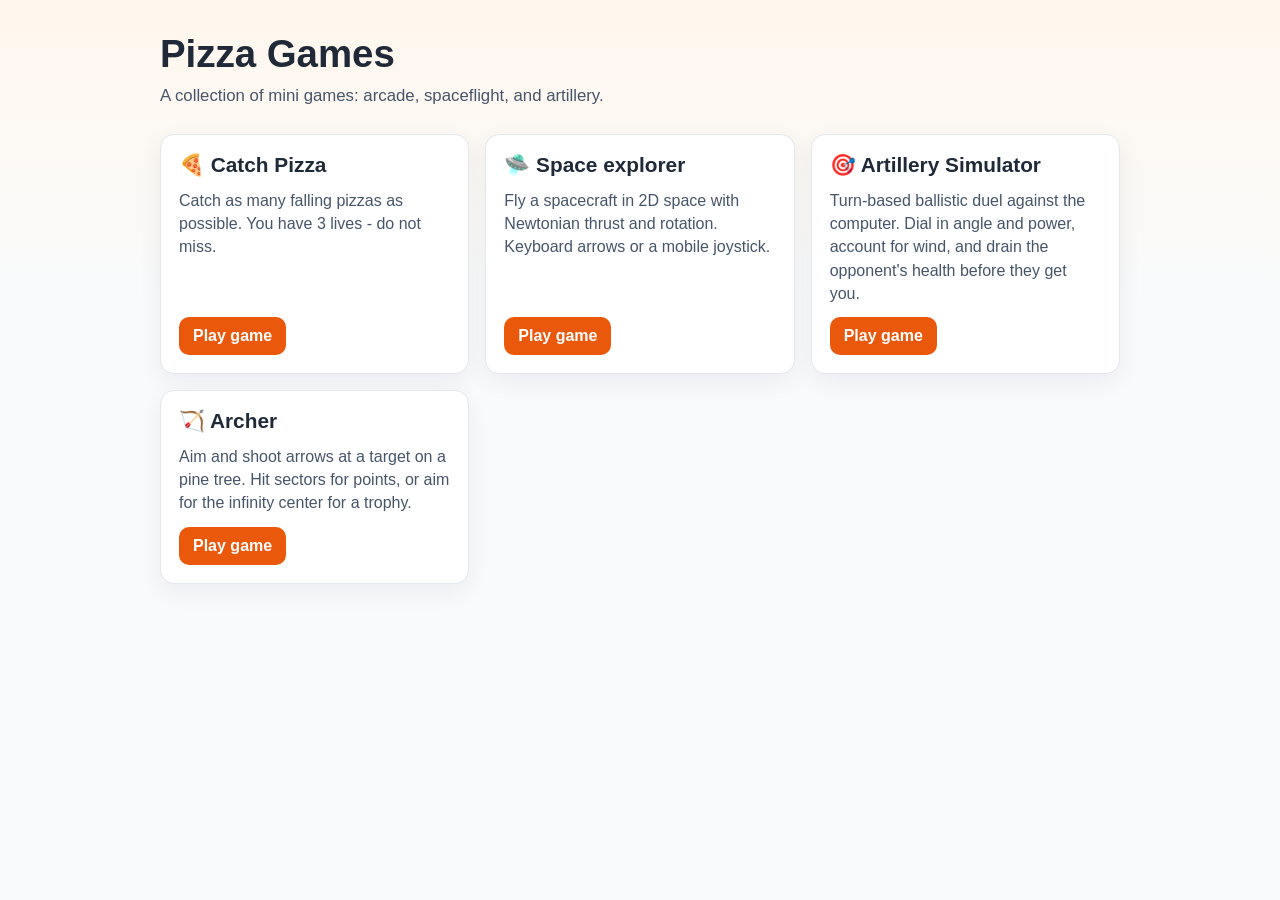
<file: docs/index.html>
<!DOCTYPE html>
<html lang="en">
<head>
    <meta charset="UTF-8">
    <meta name="viewport" content="width=device-width, initial-scale=1.0">
    <title>Pizza Games</title>
    <style>
        :root {
            --bg: #f8fafc;
            --text: #1f2937;
            --muted: #475569;
            --card-bg: #ffffff;
            --card-border: #e2e8f0;
            --accent: #ea580c;
            --accent-dark: #c2410c;
        }

        * {
            box-sizing: border-box;
        }

        body {
            margin: 0;
            min-height: 100vh;
            background: linear-gradient(180deg, #fff7ed 0%, var(--bg) 35%);
            color: var(--text);
            font-family: 'Segoe UI', Tahoma, Geneva, Verdana, sans-serif;
            padding: 32px 16px;
        }

        .page {
            width: min(960px, 100%);
            margin: 0 auto;
        }

        h1 {
            margin: 0;
            font-size: clamp(2rem, 3vw, 2.6rem);
        }

        .subtitle {
            margin-top: 10px;
            color: var(--muted);
            font-size: 1.05rem;
        }

        .games-grid {
            margin-top: 28px;
            display: grid;
            grid-template-columns: repeat(auto-fit, minmax(240px, 1fr));
            gap: 16px;
        }

        .game-card {
            background: var(--card-bg);
            border: 1px solid var(--card-border);
            border-radius: 14px;
            padding: 18px;
            box-shadow: 0 8px 24px rgba(15, 23, 42, 0.06);
            display: flex;
            flex-direction: column;
            gap: 12px;
        }

        .game-title {
            margin: 0;
            font-size: 1.3rem;
            display: flex;
            align-items: center;
            gap: 8px;
        }

        .game-desc {
            margin: 0;
            color: var(--muted);
            line-height: 1.45;
        }

        .play-link {
            margin-top: auto;
            width: fit-content;
            text-decoration: none;
            background: var(--accent);
            color: #fff;
            padding: 10px 14px;
            border-radius: 10px;
            font-weight: 600;
            transition: background-color 0.15s ease-in-out;
        }

        .play-link:hover,
        .play-link:focus-visible {
            background: var(--accent-dark);
        }
    </style>
</head>
<body>
    <main class="page">
        <h1>Pizza Games</h1>
        <p class="subtitle">A collection of mini games: arcade, spaceflight, and artillery.</p>

        <section class="games-grid" aria-label="Mini games library">
            <article class="game-card">
                <h2 class="game-title">🍕 Catch Pizza</h2>
                <p class="game-desc">
                    Catch as many falling pizzas as possible. You have 3 lives - do not miss.
                </p>
                <a class="play-link" href="./games/catch-pizzas/index.html">Play game</a>
            </article>
            <article class="game-card">
                <h2 class="game-title">🛸 Space explorer</h2>
                <p class="game-desc">
                    Fly a spacecraft in 2D space with Newtonian thrust and rotation. Keyboard arrows or a mobile joystick.
                </p>
                <a class="play-link" href="./games/space-explorer/index.html">Play game</a>
            </article>
            <article class="game-card">
                <h2 class="game-title">🎯 Artillery Simulator</h2>
                <p class="game-desc">
                    Turn-based ballistic duel against the computer. Dial in angle and power, account for wind, and drain the opponent's health before they get you.
                </p>
                <a class="play-link" href="./games/artillery-simulator/index.html">Play game</a>
            </article>
            <article class="game-card">
                <h2 class="game-title">🏹 Archer</h2>
                <p class="game-desc">
                    Aim and shoot arrows at a target on a pine tree. Hit sectors for points, or aim for the infinity center for a trophy.
                </p>
                <a class="play-link" href="./games/archer/index.html">Play game</a>
            </article>
        </section>
    </main>
</body>
</html>
</file>
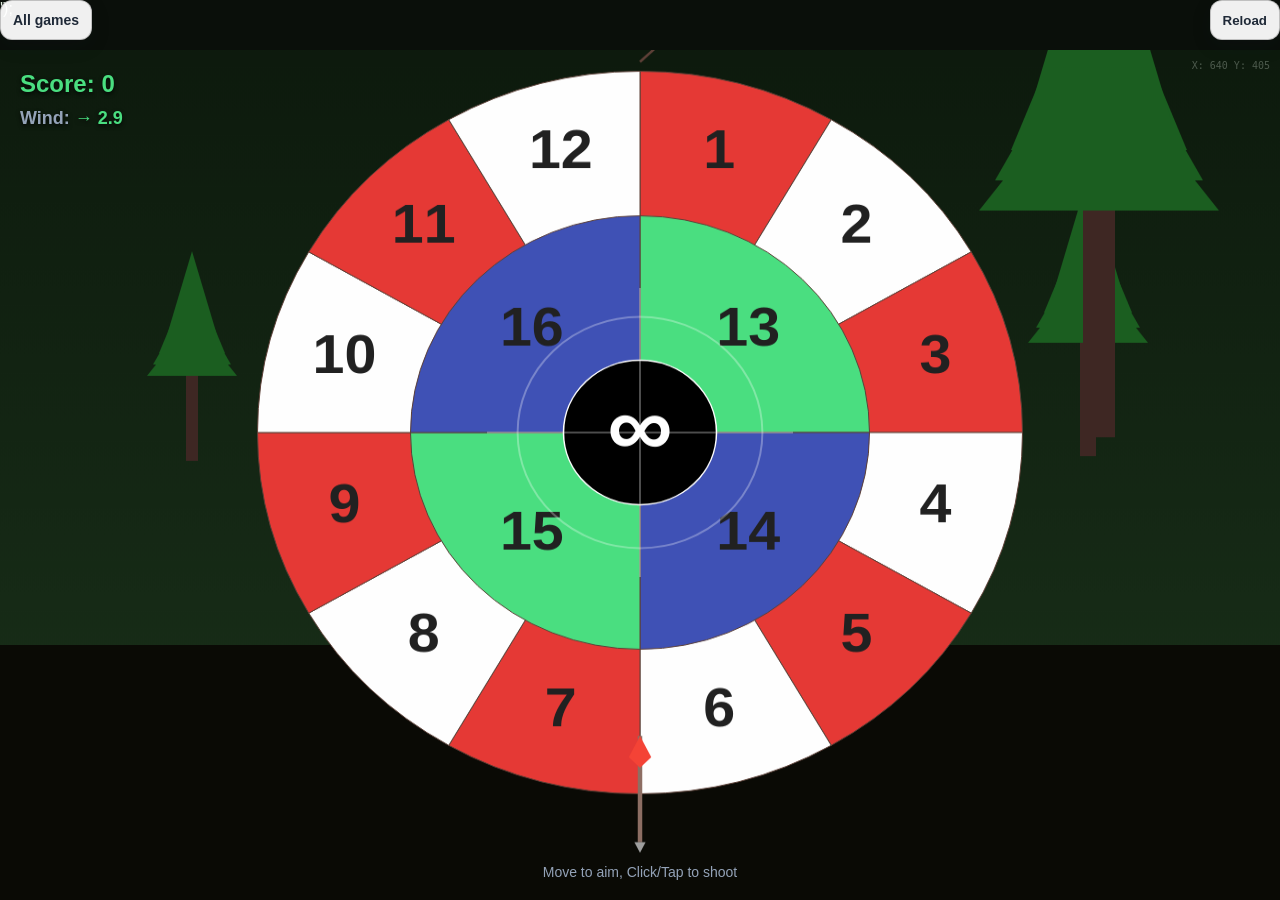
<file: docs/games/archer/index.html>
<!DOCTYPE html>
<html lang="en">
<head>
    <meta charset="UTF-8">
    <meta name="viewport" content="width=device-width, initial-scale=1.0, viewport-fit=cover">
    <title>Archer - Pizza Games</title>
    <style>
        :root {
            --frame-pad: max(12px, env(safe-area-inset-top, 0px)) max(12px, env(safe-area-inset-right, 0px))
                max(12px, env(safe-area-inset-bottom, 0px)) max(12px, env(safe-area-inset-left, 0px));
        }
        html {
            box-sizing: border-box;
            height: 100%;
        }
        *, *::before, *::after {
            box-sizing: inherit;
        }
        body {
            margin: 0;
            padding: 0;
            min-height: 100%;
            min-height: 100dvh;
            background: #0a0f0a;
            color: #e2f0e2;
            font-family: 'Segoe UI', Tahoma, Geneva, Verdana, sans-serif;
            display: flex;
            flex-direction: column;
            align-items: stretch;
            overflow: hidden;
        }
        #game-container {
            position: absolute;
            top: 0;
            left: 0;
            width: 100%;
            height: 100%;
            display: flex;
            flex-direction: column;
            overflow: hidden;
        }
        .canvas-wrap {
            position: relative;
            width: 100%;
            height: 100%;
            overflow: hidden;
            margin: 0;
        }
        #gameCanvas {
            display: block;
            width: 100%;
            height: 100%;
            touch-action: none;
            background: #050805;
            cursor: crosshair;
        }
        #hud {
            position: absolute;
            top: 20px;
            left: 20px;
            pointer-events: none;
            display: flex;
            flex-direction: column;
            gap: 10px;
            text-shadow: 0 2px 4px rgba(0,0,0,0.8);
        }
        .score-box {
            font-size: 24px;
            font-weight: bold;
            color: #4ade80;
        }
        #feedback {
            position: absolute;
            top: 50%;
            left: 50%;
            transform: translate(-50%, -50%);
            pointer-events: none;
            opacity: 0;
            transition: opacity 0.3s ease, transform 0.5s ease;
            background: rgba(255, 255, 255, 0.4);
            padding: 20px 40px;
            border-radius: 24px;
            backdrop-filter: blur(4px);
            display: flex;
            flex-direction: column; /* Stack vertically */
            align-items: center;
            justify-content: center;
        }
        #feedback-score {
            font-weight: bold;
            line-height: 1;
            margin-bottom: 5px;
        }
        #feedback-emoji {
            line-height: 1;
        }
        #feedback.show {
            opacity: 1;
            transform: translate(-50%, -60%);
        }
        #instructions {
            position: absolute;
            bottom: 20px;
            left: 0;
            right: 0;
            text-align: center;
            color: #94a3b8;
            font-size: 14px;
            pointer-events: none;
        }
        #aim-coords {
            position: absolute;
            top: 10px;
            right: 10px;
            font-size: 10px;
            color: rgba(226, 240, 226, 0.3);
            pointer-events: none;
            font-family: monospace;
            text-shadow: none;
        }
        /* Joystick Styles */
        .joystick {
            position: absolute;
            left: 50%;
            bottom: max(16px, env(safe-area-inset-bottom, 0px));
            width: 120px;
            height: 120px;
            z-index: 3;
            touch-action: none;
            -webkit-tap-highlight-color: transparent;
            display: none; /* Only show on mobile */
            transform: translateX(-50%);
        }
        .joystick__ring {
            position: absolute;
            inset: 0;
            border-radius: 50%;
            background: rgba(15, 23, 42, 0.55);
            border: 2px solid rgba(148, 163, 184, 0.35);
            box-shadow: inset 0 0 20px rgba(0, 0, 0, 0.35);
        }
        .joystick__knob {
            position: absolute;
            width: 44px;
            height: 44px;
            margin: -22px 0 0 -22px;
            left: 50%;
            top: 50%;
            border-radius: 50%;
            background: radial-gradient(circle at 30% 30%, #64748b, #334155);
            border: 2px solid rgba(226, 232, 240, 0.35);
            box-shadow: 0 4px 12px rgba(0, 0, 0, 0.4);
            pointer-events: none;
        }
        @media (max-width: 1024px) {
            .joystick {
                display: block;
            }
            #instructions {
                bottom: 170px;
            }
        }
    </style>
    <link rel="stylesheet" href="../../css/game-chrome.css">
</head>
<body>
    <div id="game-container">
        <div class="canvas-wrap">
            <canvas id="gameCanvas" width="1600" height="900" aria-label="Archery Range"></canvas>
            <div id="hud">
                <div class="score-box">Score: <span id="scoreVal">0</span></div>
                <div id="windBox" style="color: #94a3b8; font-size: 18px; font-weight: bold;">Wind: <span id="windVal">Calm</span></div>
                <div id="trophyBox" style="font-size: 24px; margin-top: 5px;"></div>
            </div>
            <div id="feedback" role="status" aria-live="polite">
                <div id="feedback-score"></div>
                <div id="feedback-emoji"></div>
            </div>
            <div id="instructions">Move to aim, Click/Tap to shoot</div>
            <div id="aim-coords"></div>
            
            <div class="joystick" id="joystick">
                <div class="joystick__ring"></div>
                <div class="joystick__knob" id="joystickKnob"></div>
            </div>
        </div>
    </div>

    <script>
        (function() {
            const canvas = document.getElementById('gameCanvas');
            const ctx = canvas.getContext('2d');
            const scoreEl = document.getElementById('scoreVal');
            const feedbackEl = document.getElementById('feedback');
            const feedbackScore = document.getElementById('feedback-score');
            const feedbackEmoji = document.getElementById('feedback-emoji');
            const windEl = document.getElementById('windVal');
            const trophyBox = document.getElementById('trophyBox');
            const aimCoordsEl = document.getElementById('aim-coords');
            const joystickEl = document.getElementById('joystick');
            const joystickKnob = document.getElementById('joystickKnob');

            let W, H;
            let score = 0;
            let wind = 0; // Horizontal wind force
            let trophyCount = 0;
            let gameState = 'aiming'; // 'aiming', 'flying', 'result'
            let arrow = { x: 0, y: 0, z: 0, vx: 0, vy: 0, vz: 0, active: false };
            let stuckArrows = []; // Array to store hit arrows
            let mouse = { x: 0, y: 0 };
            
            const EPIC_EMOJI_POOL = ['🚀', '💎', '🔥', '✨', '👑', '🌌', '🌋', '🛸', '🎖️', '☄️'];
            const POSITIVE_EMOJI_POOL = ['💎', '🦄', '🍕', '🎉', '🌟', '👾', '🍀', '🎸', '🍦', '🥳', '😎', '🍪'];
            const SAD_EMOJI_POOL = ['😟', '😢', '🥺', '😕', '🤕', '🥀', '📉', '💔'];
            
            // Joystick logic
            let joystickVec = { x: 0, y: 0 };
            let joystickActive = false;
            let joystickPointerId = null;

            function clampJoystickClient(clientX, clientY) {
                const rect = joystickEl.getBoundingClientRect();
                const cx = rect.left + rect.width / 2;
                const cy = rect.top + rect.height / 2;
                const maxR = rect.width / 2 - 22;
                let dx = clientX - cx;
                let dy = clientY - cy;
                const len = Math.hypot(dx, dy) || 1;
                if (len > maxR) {
                    dx = (dx / len) * maxR;
                    dy = (dy / len) * maxR;
                }
                return { dx, dy, maxR };
            }

            function updateJoystickKnob(dx, dy) {
                joystickKnob.style.left = `calc(50% + ${dx}px)`;
                joystickKnob.style.top = `calc(50% + ${dy}px)`;
            }

            function bindJoystick() {
                const setFrom = (clientX, clientY) => {
                    const { dx, dy, maxR } = clampJoystickClient(clientX, clientY);
                    joystickVec.x = maxR > 0 ? dx / maxR : 0;
                    joystickVec.y = maxR > 0 ? dy / maxR : 0;
                    updateJoystickKnob(dx, dy);
                    
                    // Move crosshair based on joystick offset
                    mouse.x = W / 2 + joystickVec.x * (W * 0.4);
                    mouse.y = H / 2 + joystickVec.y * (H * 0.4);
                };
                const end = (e) => {
                    if (e && typeof e.pointerId === 'number' && joystickPointerId !== e.pointerId) {
                        return;
                    }
                    if (joystickPointerId != null) {
                        try {
                            if (joystickEl.hasPointerCapture(joystickPointerId)) {
                                joystickEl.releasePointerCapture(joystickPointerId);
                            }
                        } catch (_) {}
                    }
                    
                    // Trigger shot on release if joystick was active
                    if (joystickActive) {
                        shoot();
                    }

                    joystickPointerId = null;
                    joystickActive = false;
                    joystickVec.x = 0;
                    joystickVec.y = 0;
                    updateJoystickKnob(0, 0);
                };

                joystickEl.addEventListener('pointerdown', (e) => {
                    if (joystickPointerId != null) return;
                    joystickPointerId = e.pointerId;
                    try {
                        joystickEl.setPointerCapture(e.pointerId);
                    } catch (_) {
                        joystickPointerId = null;
                        return;
                    }
                    joystickActive = true;
                    setFrom(e.clientX, e.clientY);
                }, { passive: true });

                joystickEl.addEventListener('pointermove', (e) => {
                    if (e.pointerId !== joystickPointerId) return;
                    setFrom(e.clientX, e.clientY);
                }, { passive: true });

                joystickEl.addEventListener('pointerup', end);
                joystickEl.addEventListener('pointercancel', end);
            }

            bindJoystick();

            let TARGET_Z, TARGET_X, TARGET_Y, TREE_X;
            let RAD_OUTER_MAX, RAD_OUTER_MIN, RAD_INNER_MAX, RAD_INNER_MIN, RAD_CENTER;

            function resize() {
                const dpr = window.devicePixelRatio || 1;
                W = canvas.width = window.innerWidth;
                H = canvas.height = window.innerHeight;
                
                // Determine base scaling
                const isLandscape = W > H;
                const base = Math.min(W, H);
                const isMobile = W < 1024 || H < 1024;
                
                TARGET_Z = 1000;
                TARGET_X = W / 2;
                TARGET_Y = H * 0.45;
                
                // Base target size calculation
                if (isLandscape && isMobile) {
                    // Previous was 70%, now +40% = 98% of width (clamped)
                    RAD_OUTER_MAX = W * 0.98; 
                } else if (isMobile) {
                    // Portrait mobile: was 50%, now +40% = 70% of base
                    RAD_OUTER_MAX = base * 0.7;
                } else {
                    // Desktop/Large tablet
                    RAD_OUTER_MAX = base * 0.5;
                }
                
                // Safety clamp to ensure it fits vertically
                const maxHeightRadius = (H * 0.85) / 0.5 / 2;
                RAD_OUTER_MAX = Math.min(RAD_OUTER_MAX, maxHeightRadius);
                
                RAD_OUTER_MIN = RAD_OUTER_MAX * 0.6;
                RAD_INNER_MAX = RAD_OUTER_MAX * 0.6;
                RAD_INNER_MIN = RAD_OUTER_MAX * 0.2;
                RAD_CENTER = RAD_OUTER_MAX * 0.2;

                TREE_X = TARGET_X + RAD_OUTER_MAX * 0.6;

                if (gameState === 'aiming') {
                    mouse.x = W / 2;
                    mouse.y = H  *0.45;
                }
            }

            window.addEventListener('resize', resize);
            resize();

            function drawPineTree(x, y, scale) {
                ctx.save();
                ctx.translate(x, y);
                ctx.scale(scale, scale);
                
                // Trunk
                ctx.fillStyle = '#3e2723';
                ctx.fillRect(-20, 0, 40, 400);
                
                // Needles
                ctx.fillStyle = '#1b5e20';
                for (let i = 0; i < 4; i++) {
                    ctx.beginPath();
                    ctx.moveTo(0, -100 - i * 80);
                    ctx.lineTo(150 - i * 20, 100 - i * 40);
                    ctx.lineTo(-150 + i * 20, 100 - i * 40);
                    ctx.closePath();
                    ctx.fill();
                }
                ctx.restore();
            }

            function drawTarget(x, y, scale) {
                ctx.save();
                ctx.translate(x, y);
                ctx.scale(scale, scale);

                // Target Stand/Rope
                ctx.strokeStyle = '#5d4037';
                ctx.lineWidth = 5;
                ctx.beginPath();
                ctx.moveTo(0, -RAD_OUTER_MAX - 20);
                ctx.lineTo(RAD_OUTER_MAX * 0.5, -RAD_OUTER_MAX * 1.5);
                ctx.stroke();

                // Outer Ring
                ctx.lineWidth = 2;
                ctx.font = `bold ${Math.max(12, RAD_OUTER_MAX * 0.15)}px Arial`;
                ctx.textAlign = "center";
                ctx.textBaseline = "middle";

                for (let i = 1; i <= 12; i++) {
                    const startAngle = (i - 1) * (Math.PI * 2 / 12) - Math.PI / 2;
                    const endAngle = i * (Math.PI * 2 / 12) - Math.PI / 2;
                    
                    ctx.beginPath();
                    ctx.moveTo(0, 0);
                    ctx.arc(0, 0, RAD_OUTER_MAX, startAngle, endAngle);
                    ctx.closePath();
                    ctx.fillStyle = i % 2 === 0 ? '#fefefe' : '#e53935';
                    ctx.fill();
                    ctx.stroke();

                    // Numbers 1-12
                    const textAngle = startAngle + (endAngle - startAngle) / 2;
                    const tx = Math.cos(textAngle) * (RAD_OUTER_MAX + RAD_OUTER_MIN) / 2;
                    const ty = Math.sin(textAngle) * (RAD_OUTER_MAX + RAD_OUTER_MIN) / 2;
                    ctx.fillStyle = '#212121';
                    ctx.fillText(i, tx, ty);
                }

                // Inner Ring
                for (let i = 1; i <= 4; i++) {
                    const startAngle = (i - 1) * (Math.PI * 2 / 4) - Math.PI / 2;
                    const endAngle = i * (Math.PI * 2 / 4) - Math.PI / 2;
                    
                    ctx.beginPath();
                    ctx.moveTo(0, 0);
                    ctx.arc(0, 0, RAD_INNER_MAX, startAngle, endAngle);
                    ctx.closePath();
                    ctx.fillStyle = i % 2 === 0 ? '#3f51b5' : '#4ade80';
                    ctx.fill();
                    ctx.stroke();

                    // Numbers 13-16
                    const textAngle = startAngle + (endAngle - startAngle) / 2;
                    const tx = Math.cos(textAngle) * (RAD_INNER_MAX + RAD_INNER_MIN) / 2;
                    const ty = Math.sin(textAngle) * (RAD_INNER_MAX + RAD_INNER_MIN) / 2;
                    ctx.fillStyle = '#212121';
                    ctx.fillText(12 + i, tx, ty);
                }

                // Center (Infinity)
                ctx.beginPath();
                ctx.arc(0, 0, RAD_CENTER, 0, Math.PI * 2);
                ctx.fillStyle = '#000';
                ctx.fill();
                ctx.strokeStyle = '#fff';
                ctx.lineWidth = 3;
                ctx.stroke();
                
                ctx.fillStyle = '#fff';
                ctx.font = `bold ${RAD_CENTER * 1.2}px Arial`;
                ctx.fillText("∞", 0, 0);

                ctx.restore();
            }

            function drawArrow(x, y, z, active, isStuck) {
                const scale = 1 - (z / (TARGET_Z * 1.2));
                if (scale <= 0) return;

                ctx.save();
                ctx.translate(x, y);
                
                // Interpolate size multiplier during flight: 1x at start, 5x at target
                let sizeMultiplier;
                if (isStuck) {
                    sizeMultiplier = 5;
                } else {
                    sizeMultiplier = 1 + (z / TARGET_Z) * 4;
                }
                
                const baseScale = (Math.min(W, H) / 800) * sizeMultiplier;
                ctx.scale(scale * baseScale, scale * baseScale);

                // Calculate 3D Tilt Effect: Tilt away from center based on position
                const dx = x - TARGET_X;
                const dy = y - TARGET_Y;
                const distFromCenter = Math.hypot(dx, dy);
                const tiltFactor = distFromCenter / (RAD_OUTER_MAX * 0.5); // Normalize tilt
                const angle = Math.atan2(dy, dx);

                if (isStuck) {
                    ctx.rotate(angle + Math.PI / 2); // Align with radial vector
                    ctx.rotate(tiltFactor * 0.4); // Tilt outwards
                } else {
                    // Interpolate tilt during flight (0 at start, full at target)
                    const flightTiltProgress = z / TARGET_Z;
                    ctx.rotate(angle + Math.PI / 2);
                    ctx.rotate(tiltFactor * 0.4 * flightTiltProgress);
                }

                // Shaft
                ctx.strokeStyle = '#8d6e63';
                ctx.lineWidth = 4;
                ctx.beginPath();
                ctx.moveTo(0, 10); // Start shaft at base of tip
                ctx.lineTo(0, 110);
                ctx.stroke();

                // Fletching
                ctx.fillStyle = '#f44336';
                ctx.beginPath();
                ctx.moveTo(-10, 90);
                ctx.lineTo(0, 80);
                ctx.lineTo(10, 90);
                ctx.lineTo(0, 110);
                ctx.closePath();
                ctx.fill();

                // Tip (when close or flying)
                if (z > TARGET_Z * 0.8 || !isStuck) {
                    ctx.fillStyle = '#9e9e9e';
                    ctx.beginPath();
                    ctx.moveTo(-5, 10); // Base of tip
                    ctx.lineTo(5, 10);
                    ctx.lineTo(0, 0); // POINT of tip at exactly 0,0
                    ctx.closePath();
                    ctx.fill();
                }

                ctx.restore();
            }

            function showFeedback(emoji, scoreText, color, isBig) {
                feedbackEmoji.textContent = emoji;
                feedbackScore.textContent = scoreText || "";
                feedbackScore.style.color = color || '#fff';
                
                // Scale font size relative to target diameter (RAD_OUTER_MAX)
                const targetDiameter = RAD_OUTER_MAX;
                const emojiSize = isBig ? targetDiameter * 1.2 : targetDiameter * 0.7;
                
                // Score is 10 times smaller than emoji as requested
                const scoreSize = emojiSize * 0.1;
                
                feedbackEmoji.style.fontSize = emojiSize + 'px';
                feedbackScore.style.fontSize = scoreSize + 'px';
                
                feedbackEl.classList.add('show');
                setTimeout(() => {
                    feedbackEl.classList.remove('show');
                }, 1500); 
            }

            function updateWind() {
                // Wind range from -3.0 to 3.0 (increased from 1.5)
                wind = (Math.random() - 0.5) * 6;
                if (Math.abs(wind) < 0.3) {
                    windEl.textContent = "Calm";
                    windEl.style.color = "#94a3b8";
                } else {
                    const dir = wind > 0 ? "→" : "←";
                    const strength = Math.abs(wind).toFixed(1);
                    windEl.textContent = `${dir} ${strength}`;
                    windEl.style.color = "#4ade80";
                }
            }

            // Initial wind
            updateWind();

            function shoot() {
                if (gameState !== 'aiming') return;
                
                gameState = 'flying';
                arrow.active = true;
                arrow.x = W / 2;
                arrow.y = H - 50;
                arrow.z = 0;
                
                const dx = (mouse.x - W/2);
                const dy = (mouse.y - (H - 50));
                
                arrow.vx = dx / 50;
                arrow.vy = dy / 50;
                arrow.vz = 20;
            }

            function resetGame(success) {
                if (!success) {
                    score = 0;
                    scoreEl.textContent = score;
                    showFeedback('👎', '', '#f44336');
                    stuckArrows = []; // Clear arrows on miss
                    trophyCount = 0;
                    trophyBox.textContent = "";
                }
                updateWind(); // Change wind after each shot
                setTimeout(() => {
                    gameState = 'aiming';
                    arrow.active = false;
                }, 800); // Faster reset for better flow
            }

            function checkHit() {
                const dist = Math.hypot(arrow.x - TARGET_X, arrow.y - TARGET_Y);
                const perspectiveScale = 1;//0.5;
                const actualDist = dist / perspectiveScale;

                // Added 5 unit buffer to center detection for better feel and to match visual stroke
                if (actualDist < RAD_CENTER + 0) {
                    const randomEmoji = EPIC_EMOJI_POOL[Math.floor(Math.random() * EPIC_EMOJI_POOL.length)];
                    showFeedback(randomEmoji, '', '#000000', true); // Center is black/infinity
                    score += 100;
                    scoreEl.textContent = "∞"; // Always only infinity
                    trophyCount++;
                    trophyBox.textContent += randomEmoji;
                    stuckArrows.push({ x: arrow.x, y: arrow.y, z: arrow.z });
                    resetGame(true);
                } else if (actualDist < RAD_INNER_MAX + 0) {
                    const angle = Math.atan2(arrow.y - TARGET_Y, arrow.x - TARGET_X) + Math.PI / 2;
                    let sector = Math.floor(((angle + Math.PI * 2) % (Math.PI * 2)) / (Math.PI * 2 / 4)) + 1;
                    const points = 12 + sector;
                    score += points;
                    if (scoreEl.textContent !== "∞") scoreEl.textContent = score;
                    
                    const randomEmoji = POSITIVE_EMOJI_POOL[Math.floor(Math.random() * POSITIVE_EMOJI_POOL.length)];
                    const sectorColor = sector % 2 === 0 ? '#3f51b5' : '#4ade80';
                    showFeedback(randomEmoji, '+' + points, sectorColor);
                    
                    stuckArrows.push({ x: arrow.x, y: arrow.y, z: arrow.z });
                    resetGame(true);
                } else if (actualDist < RAD_OUTER_MAX + 0) {
                    const angle = Math.atan2(arrow.y - TARGET_Y, arrow.x - TARGET_X) + Math.PI / 2;
                    let sector = Math.floor(((angle + Math.PI * 2) % (Math.PI * 2)) / (Math.PI * 2 / 12)) + 1;
                    score += sector;
                    if (scoreEl.textContent !== "∞") scoreEl.textContent = score;
                    
                    const sadEmoji = SAD_EMOJI_POOL[Math.floor(Math.random() * SAD_EMOJI_POOL.length)];
                    const sectorColor = sector % 2 === 0 ? '#555555' : '#e53935'; // Match outer ring colors
                    showFeedback(sadEmoji, '+' + sector, sectorColor);
                    
                    stuckArrows.push({ x: arrow.x, y: arrow.y, z: arrow.z });
                    resetGame(true);
                } else {
                    resetGame(false);
                }
            }

            function update() {
                if (gameState === 'flying') {
                    // Store previous state for interpolation
                    const oldX = arrow.x;
                    const oldY = arrow.y;
                    const oldZ = arrow.z;

                    arrow.x += arrow.vx + (wind * (arrow.z / TARGET_Z));
                    arrow.y += arrow.vy;
                    arrow.z += arrow.vz;
                    arrow.vy += 0.05;

                    if (arrow.z >= TARGET_Z) {
                        // Interpolate exact x and y at TARGET_Z
                        const t = (TARGET_Z - oldZ) / (arrow.z - oldZ);
                        arrow.x = oldX + (arrow.x - oldX) * t;
                        arrow.y = oldY + (arrow.y - oldY) * t;
                        arrow.z = TARGET_Z;

                        gameState = 'result';
                        checkHit();
                    }
                }
            }

            function draw() {
                ctx.clearRect(0, 0, W, H);
                
                // Update Aim Coordinates in HUD
                aimCoordsEl.textContent = `X: ${Math.round(mouse.x)} Y: ${Math.round(mouse.y)}`;

                // Sky
                const skyGrd = ctx.createLinearGradient(0, 0, 0, H);
                skyGrd.addColorStop(0, '#0d1a0d');
                skyGrd.addColorStop(1, '#1b331b');
                ctx.fillStyle = skyGrd;
                ctx.fillRect(0, 0, W, H);

                // Forest Floor
                ctx.fillStyle = '#0a0a05';
                ctx.beginPath();
                ctx.moveTo(0, H * 0.7);
                ctx.lineTo(W, H * 0.7);
                ctx.lineTo(W, H);
                ctx.lineTo(0, H);
                ctx.closePath();
                ctx.fill();

                // Distant Trees
                drawPineTree(W * 0.15, H * 0.35, 0.3 * (H/900));
                drawPineTree(W * 0.85, H * 0.3, 0.4 * (H/900));

                // Target Pine Tree
                drawPineTree(TREE_X, H * 0.1, 0.8 * (H/900));

                // The Target
                drawTarget(TARGET_X, TARGET_Y, 0.5);

                // Stuck Arrows
                stuckArrows.forEach(sa => {
                    drawArrow(sa.x, sa.y, sa.z, true, true);
                });

                // Bow Preview / Crosshair
                if (gameState === 'aiming') {
                    ctx.strokeStyle = 'rgba(255,255,255,0.3)';
                    ctx.lineWidth = 2;
                    ctx.beginPath();
                    ctx.arc(mouse.x, mouse.y, RAD_CENTER * 0.8, 0, Math.PI * 2);
                    ctx.stroke();
                    ctx.beginPath();
                    ctx.moveTo(mouse.x - RAD_CENTER, mouse.y);
                    ctx.lineTo(mouse.x + RAD_CENTER, mouse.y);
                    ctx.moveTo(mouse.x, mouse.y - RAD_CENTER);
                    ctx.lineTo(mouse.x, mouse.y + RAD_CENTER);
                    ctx.stroke();
                    
                    drawArrow(W/2, H - 50, 0, true, false);
                }

                if (gameState === 'flying') {
                    drawArrow(arrow.x, arrow.y, arrow.z, true, false);
                }

                requestAnimationFrame(draw);
            }

            function handleMove(e) {
                const rect = canvas.getBoundingClientRect();
                const clientX = e.touches ? e.touches[0].clientX : e.clientX;
                const clientY = e.touches ? e.touches[0].clientY : e.clientY;
                mouse.x = clientX - rect.left;
                mouse.y = clientY - rect.top;
            }

            canvas.addEventListener('mousemove', handleMove);
            canvas.addEventListener('touchmove', (e) => {
                e.preventDefault();
                handleMove(e);
            }, { passive: false });

            canvas.addEventListener('click', shoot);
            canvas.addEventListener('touchstart', (e) => {
                e.preventDefault();
                handleMove(e);
                shoot();
            }, { passive: false });

            // Start loop
            setInterval(update, 1000/60);
            draw();
        })();
    </script>
    <script src="../../js/game-chrome.js"></script>
    <script>
        mountGameChrome({
            mount: '#game-container',
            prepend: true,
            gamesUrl: '../../index.html',
            gamesLabel: 'All games',
            reloadLabel: 'Reload',
            toolbarAriaLabel: 'Game menu'
        });
        document.documentElement.style.setProperty('--game-chrome-bg', 'rgba(10, 20, 10, 0.92)');
        document.documentElement.style.setProperty('--game-chrome-text', '#e2f0e2');
        document.documentElement.style.setProperty('--game-chrome-border', 'rgba(148, 184, 148, 0.35)');
    </script>
</body>
</html>
');
    </script>
</body>
</html>
</file>
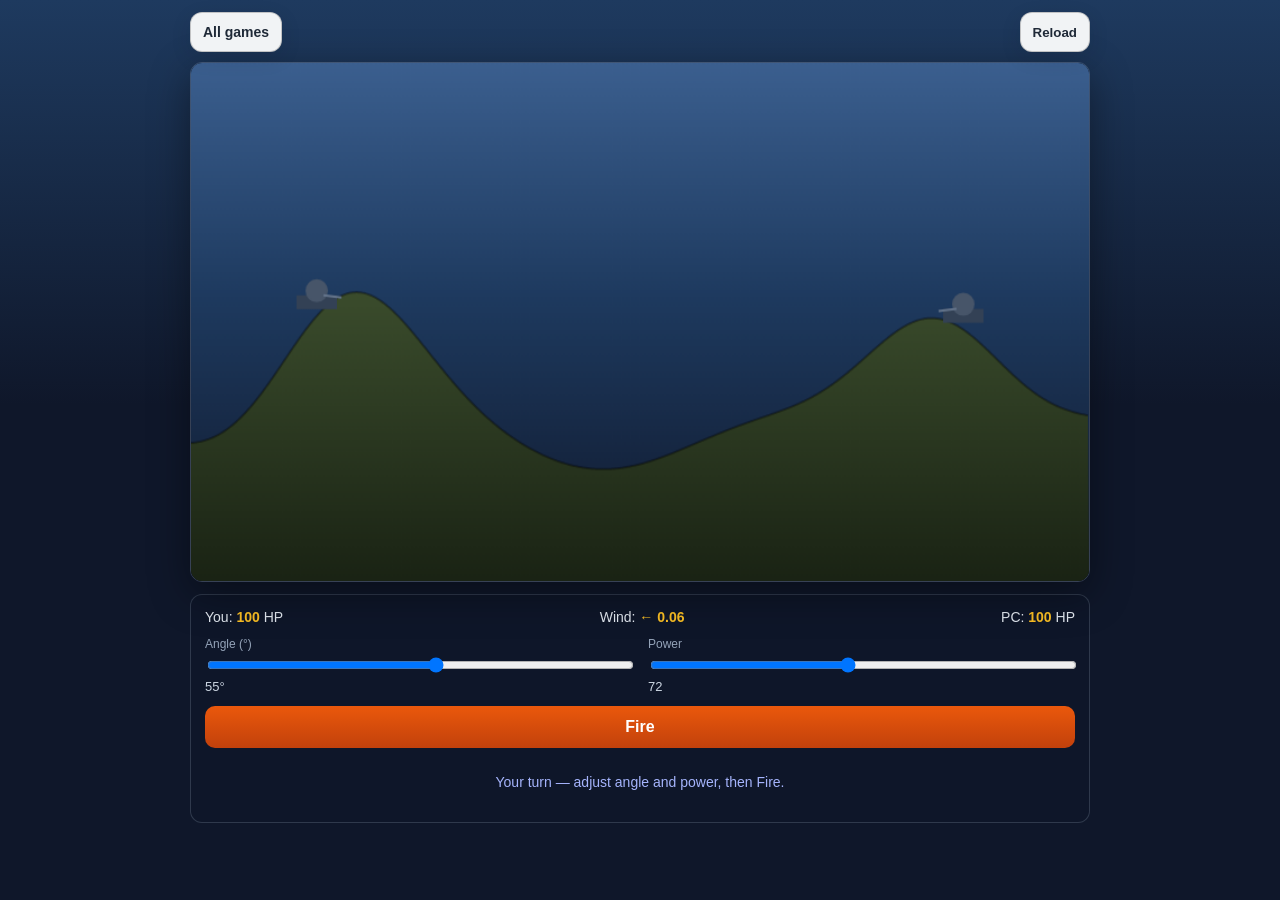
<file: docs/games/artillery-simulator/index.html>
<!DOCTYPE html>
<html lang="en">
<head>
    <meta charset="UTF-8">
    <meta name="viewport" content="width=device-width, initial-scale=1.0, viewport-fit=cover">
    <title>Artillery Simulator</title>
    <style>
        :root {
            --frame-pad: max(12px, env(safe-area-inset-top, 0px)) max(12px, env(safe-area-inset-right, 0px))
                max(12px, env(safe-area-inset-bottom, 0px)) max(12px, env(safe-area-inset-left, 0px));
        }
        html {
            box-sizing: border-box;
            height: 100%;
        }
        *, *::before, *::after {
            box-sizing: inherit;
        }
        body {
            margin: 0;
            padding: var(--frame-pad);
            min-height: 100%;
            min-height: 100dvh;
            min-height: 100svh;
            background: linear-gradient(180deg, #1e3a5f 0%, #0f172a 45%);
            color: #e2e8f0;
            font-family: 'Segoe UI', Tahoma, Geneva, Verdana, sans-serif;
            display: flex;
            flex-direction: column;
            align-items: stretch;
        }
        #game-container {
            position: relative;
            flex: 1;
            display: flex;
            flex-direction: column;
            min-height: 0;
            width: 100%;
            max-width: 900px;
            margin: 0 auto;
        }
        #game-container > .game-chrome--spread {
            width: 100%;
            flex-shrink: 0;
        }
        .canvas-wrap {
            position: relative;
            width: 100%;
            flex: 1;
            min-height: 220px;
            border-radius: 12px;
            overflow: hidden;
            border: 1px solid rgba(148, 163, 184, 0.3);
            box-shadow: 0 12px 40px rgba(0, 0, 0, 0.4);
            aspect-ratio: 800 / 450;
            max-height: min(70vh, 520px);
            margin: 0 auto;
        }
        #gameCanvas {
            display: block;
            width: 100%;
            height: 100%;
            touch-action: manipulation;
            background: #0b1220;
            cursor: crosshair;
        }
        #panel {
            margin-top: 12px;
            padding: 14px;
            border-radius: 12px;
            background: rgba(15, 23, 42, 0.85);
            border: 1px solid rgba(148, 163, 184, 0.25);
            display: grid;
            gap: 12px;
        }
        .hud-row {
            display: flex;
            flex-wrap: wrap;
            align-items: center;
            justify-content: space-between;
            gap: 10px;
            font-size: 14px;
        }
        .hud-row strong {
            color: #fbbf24;
        }
        .controls {
            display: grid;
            grid-template-columns: 1fr 1fr;
            gap: 12px 16px;
            align-items: end;
        }
        @media (max-width: 520px) {
            .controls {
                grid-template-columns: 1fr;
            }
        }
        .control-block label {
            display: block;
            font-size: 12px;
            color: #94a3b8;
            margin-bottom: 4px;
        }
        .control-block input[type="range"] {
            width: 100%;
        }
        .control-block .value {
            font-variant-numeric: tabular-nums;
            color: #cbd5e1;
            font-size: 13px;
            margin-top: 2px;
        }
        #fireBtn {
            grid-column: 1 / -1;
            padding: 12px 18px;
            font-size: 16px;
            font-weight: 700;
            border: none;
            border-radius: 10px;
            background: linear-gradient(180deg, #ea580c, #c2410c);
            color: #fff;
            cursor: pointer;
            transition: filter 0.15s ease, transform 0.1s ease;
        }
        #fireBtn:hover:not(:disabled) {
            filter: brightness(1.08);
        }
        #fireBtn:active:not(:disabled) {
            transform: scale(0.98);
        }
        #fireBtn:disabled {
            opacity: 0.45;
            cursor: not-allowed;
        }
        #message {
            min-height: 1.4em;
            font-size: 14px;
            color: #a5b4fc;
            text-align: center;
        }
        #message.gameover-win {
            color: #4ade80;
            font-weight: 700;
        }
        #message.gameover-lose {
            color: #f87171;
            font-weight: 700;
        }
    </style>
    <link rel="stylesheet" href="../../css/game-chrome.css">
</head>
<body>
    <div id="game-container">
        <div class="canvas-wrap">
            <canvas id="gameCanvas" width="800" height="450" aria-label="Artillery battlefield"></canvas>
        </div>
        <div id="panel">
            <div class="hud-row">
                <span>You: <strong id="hpYou">100</strong> HP</span>
                <span>Wind: <strong id="windHud">0</strong></span>
                <span>PC: <strong id="hpPc">100</strong> HP</span>
            </div>
            <div class="controls" id="controls">
                <div class="control-block">
                    <label for="angleRange">Angle (°)</label>
                    <input type="range" id="angleRange" min="20" max="85" value="55" step="1">
                    <div class="value" id="angleVal">55°</div>
                </div>
                <div class="control-block">
                    <label for="powerRange">Power</label>
                    <input type="range" id="powerRange" min="35" max="115" value="72" step="1">
                    <div class="value" id="powerVal">72</div>
                </div>
                <button type="button" id="fireBtn">Fire</button>
            </div>
            <p id="message" role="status" aria-live="polite"></p>
        </div>
    </div>

    <script>
        (function () {
            const LW = 800;
            const LH = 450;
            const canvas = document.getElementById('gameCanvas');
            const ctx = canvas.getContext('2d');
            const angleRange = document.getElementById('angleRange');
            const powerRange = document.getElementById('powerRange');
            const angleVal = document.getElementById('angleVal');
            const powerVal = document.getElementById('powerVal');
            const fireBtn = document.getElementById('fireBtn');
            const windHud = document.getElementById('windHud');
            const hpYouEl = document.getElementById('hpYou');
            const hpPcEl = document.getElementById('hpPc');
            const messageEl = document.getElementById('message');

            const G = 0.22;
            const MAX_HP = 100;
            const DIRECT_DMG = 42;
            const SPLASH_RADIUS = 48;
            const SPLASH_DMG = 16;
            const TANK_HIT_R = 26;

            let terrain = [];
            let wind = 0;
            let hpYou = MAX_HP;
            let hpPc = MAX_HP;
            /** @type {'player'|'pc'|'flying'|'over'} */
            let turn = 'player';
            let projectile = null;
            let explosions = [];

            const playerTank = { x: 0, y: 0, facing: 1 };
            const pcTank = { x: 0, y: 0, facing: -1 };

            function terrainHeightAt(x) {
                const xf = Math.max(0, Math.min(LW - 1, x));
                const i0 = Math.floor(xf);
                const i1 = Math.min(LW - 1, i0 + 1);
                const t = xf - i0;
                return terrain[i0] * (1 - t) + terrain[i1] * t;
            }

            function genTerrain() {
                terrain = new Array(LW);
                const base = LH * 0.74;
                for (let x = 0; x < LW; x++) {
                    const u = x / LW;
                    const hillL = Math.exp(-Math.pow((u - 0.17) / 0.11, 2)) * 130;
                    const hillR = Math.exp(-Math.pow((u - 0.83) / 0.11, 2)) * 130;
                    const roll = Math.sin(u * Math.PI * 5 + 0.7) * 14 + Math.sin(u * 17) * 6;
                    terrain[x] = base - hillL - hillR + roll;
                }
            }

            function placeTanks() {
                playerTank.x = Math.round(LW * 0.14);
                pcTank.x = Math.round(LW * 0.86);
                playerTank.y = terrainHeightAt(playerTank.x) - 8;
                pcTank.y = terrainHeightAt(pcTank.x) - 8;
            }

            function newWind() {
                wind = (Math.random() * 2 - 1) * 0.55;
                windHud.textContent = wind > 0.02 ? '→ ' + wind.toFixed(2) : wind < -0.02 ? '← ' + Math.abs(wind).toFixed(2) : 'calm';
            }

            function resetMatch() {
                genTerrain();
                placeTanks();
                newWind();
                hpYou = MAX_HP;
                hpPc = MAX_HP;
                turn = 'player';
                projectile = null;
                explosions = [];
                hpYouEl.textContent = String(hpYou);
                hpPcEl.textContent = String(hpPc);
                messageEl.textContent = 'Your turn — adjust angle and power, then Fire.';
                messageEl.className = '';
                fireBtn.disabled = false;
                angleRange.disabled = false;
                powerRange.disabled = false;
            }

            function syncSliders() {
                angleVal.textContent = angleRange.value + '°';
                powerVal.textContent = powerRange.value;
            }

            function damageAt(target, px, py) {
                const dx = px - target.x;
                const dy = py - target.y;
                const d = Math.hypot(dx, dy);
                if (d <= TANK_HIT_R) return DIRECT_DMG;
                if (d <= SPLASH_RADIUS) return Math.round(SPLASH_DMG * (1 - d / SPLASH_RADIUS));
                return 0;
            }

            /**
             * @param {number} startX
             * @param {number} startY
             * @param {number} angleDeg
             * @param {number} power
             * @param {number} dir 1 = shoot right, -1 = shoot left
             * @returns {{ hit: 'ground'|'you'|'pc'|'oob', x: number, y: number }}
             */
            function simulateShot(startX, startY, angleDeg, power, dir) {
                const rad = (angleDeg * Math.PI) / 180;
                let x = startX;
                let y = startY;
                let vx = dir * Math.cos(rad) * power;
                let vy = -Math.sin(rad) * power;
                const maxSteps = 8000;
                for (let s = 0; s < maxSteps; s++) {
                    x += vx + wind;
                    y += vy;
                    vy += G;
                    if (x < 0 || x > LW || y > LH + 80) {
                        return { hit: 'oob', x, y };
                    }
                    if (damageAt(playerTank, x, y) >= DIRECT_DMG) {
                        return { hit: 'you', x, y };
                    }
                    if (damageAt(pcTank, x, y) >= DIRECT_DMG) {
                        return { hit: 'pc', x, y };
                    }
                    const gy = terrainHeightAt(x);
                    if (y >= gy - 4) {
                        return { hit: 'ground', x, y: gy };
                    }
                }
                return { hit: 'oob', x, y };
            }

            function pickPcShot() {
                let best = { score: Infinity, angle: 50, power: 70 };
                const trials = 140;
                for (let i = 0; i < trials; i++) {
                    const angle = 22 + Math.random() * 62;
                    const power = 38 + Math.random() * 76;
                    const end = simulateShot(pcTank.x, pcTank.y, angle, power, -1);
                    const dmgYou = damageAt(playerTank, end.x, end.y);
                    const dist = Math.hypot(end.x - playerTank.x, end.y - playerTank.y);
                    let score = dist;
                    if (dmgYou >= DIRECT_DMG) score -= 500;
                    else if (dmgYou > 0) score -= dmgYou * 4;
                    if (end.hit === 'pc') score += 300;
                    if (Math.random() < 0.15) score += (Math.random() - 0.5) * 40;
                    if (score < best.score) {
                        best = { score, angle, power };
                    }
                }
                best.angle += (Math.random() - 0.5) * 5;
                best.power += (Math.random() - 0.5) * 10;
                best.angle = Math.max(20, Math.min(85, best.angle));
                best.power = Math.max(35, Math.min(115, best.power));
                return { angle: best.angle, power: best.power };
            }

            function addExplosion(x, y, big) {
                explosions.push({ x, y, t: 0, big: !!big });
            }

            function applyDamage(px, py) {
                let line = '';
                const dYou = damageAt(playerTank, px, py);
                const dPc = damageAt(pcTank, px, py);
                if (dYou > 0) {
                    hpYou = Math.max(0, hpYou - dYou);
                    hpYouEl.textContent = String(hpYou);
                    line += 'You took ' + dYou + ' damage. ';
                }
                if (dPc > 0) {
                    hpPc = Math.max(0, hpPc - dPc);
                    hpPcEl.textContent = String(hpPc);
                    line += 'PC took ' + dPc + ' damage. ';
                }
                if (!line) line = 'Miss.';
                return line.trim();
            }

            function checkGameOver() {
                if (hpYou <= 0) {
                    turn = 'over';
                    messageEl.textContent = 'Game over — PC wins.';
                    messageEl.className = 'gameover-lose';
                    fireBtn.disabled = true;
                    angleRange.disabled = true;
                    powerRange.disabled = true;
                    return true;
                }
                if (hpPc <= 0) {
                    turn = 'over';
                    messageEl.textContent = 'You win — nice shooting!';
                    messageEl.className = 'gameover-win';
                    fireBtn.disabled = true;
                    angleRange.disabled = true;
                    powerRange.disabled = true;
                    return true;
                }
                return false;
            }

            function startProjectile(fromX, fromY, angleDeg, power, dir, shooter) {
                const rad = (angleDeg * Math.PI) / 180;
                projectile = {
                    x: fromX,
                    y: fromY,
                    vx: dir * Math.cos(rad) * power,
                    vy: -Math.sin(rad) * power,
                    shooter
                };
                turn = 'flying';
                fireBtn.disabled = true;
                angleRange.disabled = true;
                powerRange.disabled = true;
            }

            function endFlight(impactX, impactY, summary) {
                const shooter = projectile.shooter;
                projectile = null;
                addExplosion(impactX, impactY, true);
                messageEl.textContent = summary;
                if (checkGameOver()) return;
                if (turn === 'over') return;
                if (shooter === 'player') {
                    turn = 'pc';
                    messageEl.textContent = summary + ' PC is aiming…';
                    window.setTimeout(function () {
                        if (turn !== 'pc') return;
                        const shot = pickPcShot();
                        startProjectile(pcTank.x, pcTank.y, shot.angle, shot.power, -1, 'pc');
                    }, 900);
                } else {
                    turn = 'player';
                    newWind();
                    messageEl.textContent = summary + ' Your turn.';
                    fireBtn.disabled = false;
                    angleRange.disabled = false;
                    powerRange.disabled = false;
                }
            }

            function firePlayer() {
                if (turn !== 'player') return;
                const angle = Number(angleRange.value);
                const power = Number(powerRange.value);
                startProjectile(playerTank.x, playerTank.y, angle, power, 1, 'player');
            }

            function updateProjectile() {
                if (!projectile) return;
                const p = projectile;
                p.x += p.vx + wind;
                p.y += p.vy;
                p.vy += G;
                if (p.x < -20 || p.x > LW + 20 || p.y > LH + 100) {
                    endFlight(p.x, Math.min(p.y, LH), applyDamage(p.x, p.y));
                    return;
                }
                const hitYou = damageAt(playerTank, p.x, p.y) >= DIRECT_DMG;
                const hitPc = damageAt(pcTank, p.x, p.y) >= DIRECT_DMG;
                if (hitYou || hitPc) {
                    endFlight(p.x, p.y, applyDamage(p.x, p.y));
                    return;
                }
                const gy = terrainHeightAt(p.x);
                if (p.y >= gy - 4) {
                    endFlight(p.x, gy, applyDamage(p.x, gy));
                }
            }

            function drawSky() {
                const g = ctx.createLinearGradient(0, 0, 0, LH);
                g.addColorStop(0, '#3b5f8f');
                g.addColorStop(0.45, '#1e3a5f');
                g.addColorStop(1, '#0f172a');
                ctx.fillStyle = g;
                ctx.fillRect(0, 0, LW, LH);
            }

            function drawTerrain() {
                ctx.beginPath();
                ctx.moveTo(0, LH);
                for (let x = 0; x < LW; x++) {
                    ctx.lineTo(x, terrain[x]);
                }
                ctx.lineTo(LW, LH);
                ctx.closePath();
                const g = ctx.createLinearGradient(0, LH * 0.4, 0, LH);
                g.addColorStop(0, '#3d4f2e');
                g.addColorStop(1, '#1a2314');
                ctx.fillStyle = g;
                ctx.fill();
                ctx.strokeStyle = 'rgba(0,0,0,0.35)';
                ctx.lineWidth = 2;
                ctx.beginPath();
                ctx.moveTo(0, terrain[0]);
                for (let x = 1; x < LW; x++) {
                    ctx.lineTo(x, terrain[x]);
                }
                ctx.stroke();
            }

            function drawTank(t) {
                ctx.save();
                ctx.translate(t.x, t.y);
                ctx.scale(t.facing, 1);
                ctx.fillStyle = '#334155';
                ctx.fillRect(-18, -10, 36, 12);
                ctx.fillStyle = '#475569';
                ctx.beginPath();
                ctx.arc(0, -14, 10, 0, Math.PI * 2);
                ctx.fill();
                ctx.strokeStyle = '#64748b';
                ctx.lineWidth = 2;
                ctx.beginPath();
                ctx.moveTo(6, -10);
                ctx.lineTo(22, -8);
                ctx.stroke();
                ctx.restore();
            }

            function drawProjectile() {
                if (!projectile) return;
                ctx.fillStyle = '#fef08a';
                ctx.beginPath();
                ctx.arc(projectile.x, projectile.y, 5, 0, Math.PI * 2);
                ctx.fill();
                ctx.strokeStyle = '#facc15';
                ctx.lineWidth = 1;
                ctx.stroke();
            }

            function updateExplosions(dt) {
                for (let i = explosions.length - 1; i >= 0; i--) {
                    const e = explosions[i];
                    e.t += dt;
                    if (e.t > 0.55) explosions.splice(i, 1);
                }
            }

            function drawExplosions() {
                explosions.forEach(function (e) {
                    const k = e.t / 0.55;
                    const r = (e.big ? 55 : 30) * (0.2 + k * 0.9);
                    const alpha = 1 - k;
                    ctx.fillStyle = 'rgba(251, 146, 60, ' + (alpha * 0.7).toFixed(2) + ')';
                    ctx.beginPath();
                    ctx.arc(e.x, e.y, r, 0, Math.PI * 2);
                    ctx.fill();
                    ctx.fillStyle = 'rgba(254, 243, 199, ' + (alpha * 0.5).toFixed(2) + ')';
                    ctx.beginPath();
                    ctx.arc(e.x, e.y, r * 0.45, 0, Math.PI * 2);
                    ctx.fill();
                });
            }

            let lastT = performance.now();
            function frame(now) {
                const dt = Math.min(0.05, (now - lastT) / 1000);
                lastT = now;
                updateProjectile();
                updateExplosions(dt);

                drawSky();
                drawTerrain();
                drawTank(playerTank);
                drawTank(pcTank);
                drawProjectile();
                drawExplosions();

                requestAnimationFrame(frame);
            }

            angleRange.addEventListener('input', syncSliders);
            powerRange.addEventListener('input', syncSliders);
            fireBtn.addEventListener('click', firePlayer);
            document.addEventListener('keydown', function (ev) {
                if (turn !== 'player' || fireBtn.disabled) return;
                if (ev.key === 'Enter' || ev.key === ' ') {
                    if (ev.target === fireBtn || ev.target.tagName !== 'INPUT') {
                        ev.preventDefault();
                        firePlayer();
                    }
                }
            });

            resetMatch();
            syncSliders();
            requestAnimationFrame(frame);
        })();
    </script>
    <script src="../../js/game-chrome.js"></script>
    <script>
        mountGameChrome({
            mount: '#game-container',
            prepend: true,
            gamesUrl: '../../index.html',
            gamesLabel: 'All games',
            reloadLabel: 'Reload',
            toolbarAriaLabel: 'Game menu'
        });
        document.documentElement.style.setProperty('--game-chrome-bg', 'rgba(15, 23, 42, 0.92)');
        document.documentElement.style.setProperty('--game-chrome-text', '#e2e8f0');
        document.documentElement.style.setProperty('--game-chrome-border', 'rgba(148, 163, 184, 0.35)');
    </script>
</body>
</html>
</file>
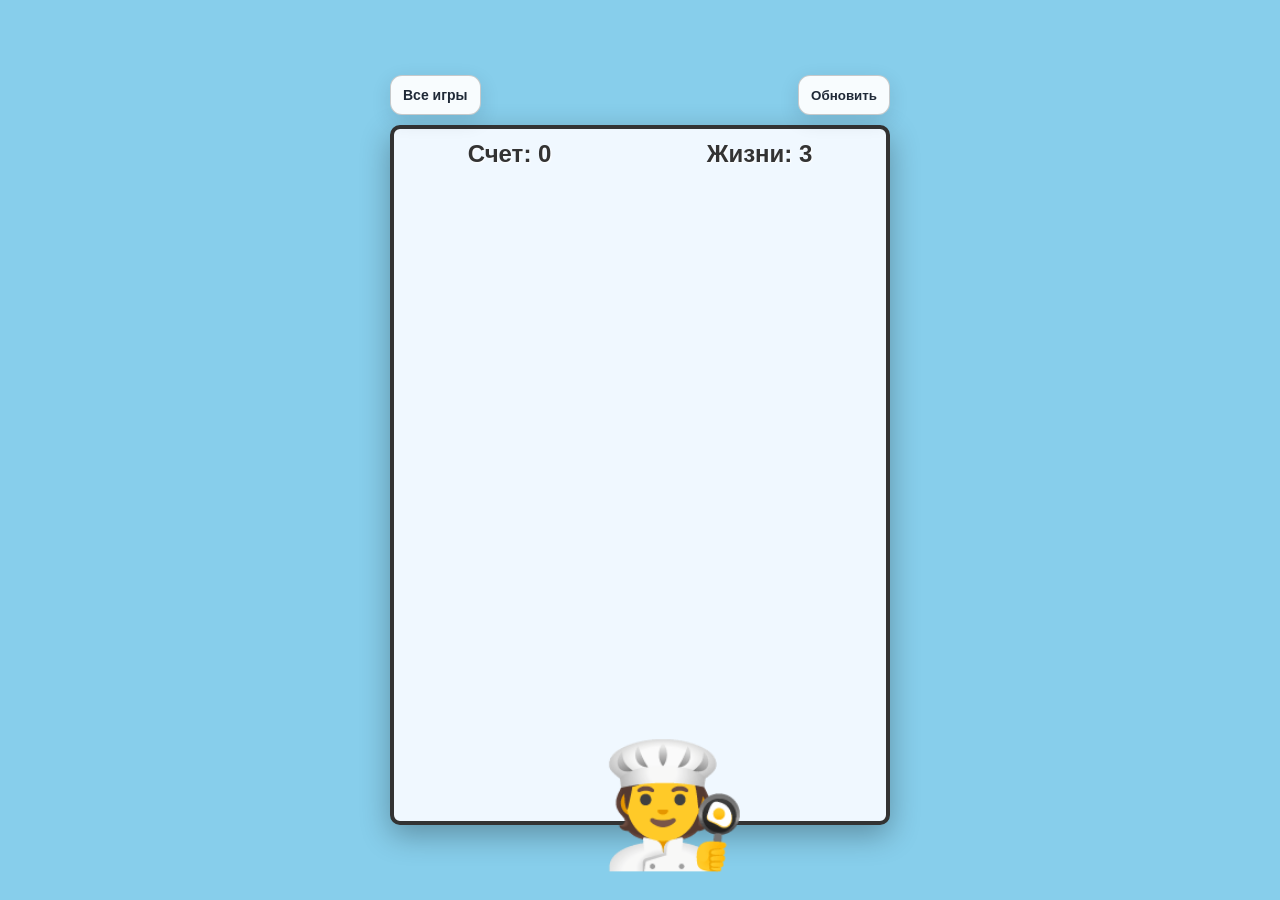
<file: docs/games/catch-pizzas/index.html>
<!DOCTYPE html>
<html lang="ru">
<head>
    <meta charset="UTF-8">
    <meta name="viewport" content="width=device-width, initial-scale=1.0">
    <title>Ловец Пиццы 🍕</title>
    <style>
        :root {
            --frame-pad-x: 16px;
            --frame-pad-y: 16px;
            --frame-hud-gap: 88px; /* HUD + breathing room above canvas */
        }
        html {
            box-sizing: border-box;
        }
        *, *::before, *::after {
            box-sizing: inherit;
        }
        body {
            margin: 0;
            padding: max(var(--frame-pad-y), env(safe-area-inset-top, 0px))
                     max(var(--frame-pad-x), env(safe-area-inset-right, 0px))
                     max(var(--frame-pad-y), env(safe-area-inset-bottom, 0px))
                     max(var(--frame-pad-x), env(safe-area-inset-left, 0px));
            overflow-x: hidden;
            overflow-y: auto;
            background-color: #87CEEB; /* Цвет неба */
            display: flex;
            justify-content: center;
            align-items: center;
            min-height: 100dvh;
            min-height: 100svh;
            font-family: 'Segoe UI', Tahoma, Geneva, Verdana, sans-serif;
        }
        #game-container {
            position: relative;
            width: 100%;
            max-width: min(500px, 100%);
            display: flex;
            flex-direction: column;
            align-items: center;
        }
        /* Stacking: board 0 -> canvas 1 -> player 2 -> HUD 3 */
        .canvas-stack {
            position: relative;
            z-index: 0;
            width: min(
                500px,
                100%,
                calc((min(100dvh, 100svh) - var(--frame-hud-gap) - 2 * var(--frame-pad-y)) * 500 / 700)
            );
            aspect-ratio: 500 / 700;
            max-width: 100%;
        }
        canvas {
            background-color: #f0f8ff;
            border: 4px solid #333;
            border-radius: 10px;
            box-shadow: 0 10px 30px rgba(0, 0, 0, 0.3);
            display: block;
            position: relative;
            z-index: 1;
            width: 100%;
            height: 100%;
            box-sizing: border-box;
            touch-action: none;
        }
        #player-character {
            position: absolute;
            z-index: 2;
            pointer-events: none;
            display: flex;
            align-items: center;
            justify-content: center;
            font-size: 120px;
            line-height: 1;
            /* align with canvas coordinate system (inside the border) */
            margin: 0;
            box-sizing: border-box;
        }
        #ui {
            position: absolute;
            z-index: 3;
            top: 15px;
            left: 0;
            right: 0;
            width: 100%;
            display: flex;
            justify-content: space-around;
            font-size: 24px;
            font-weight: bold;
            color: #333;
            pointer-events: none;
            text-shadow: 1px 1px 2px white;
        }
        /* Match game-chrome width to canvas stack */
        #game-container > .game-chrome--spread {
            width: min(
                500px,
                100%,
                calc((min(100dvh, 100svh) - var(--frame-hud-gap) - 2 * var(--frame-pad-y)) * 500 / 700)
            );
        }
    </style>
    <link rel="stylesheet" href="../../css/game-chrome.css">
</head>
<body>

    <div id="game-container">
        <div class="canvas-stack">
            <div id="ui">
                <div>Счет: <span id="score">0</span></div>
                <div>Жизни: <span id="lives">3</span></div>
            </div>
            <canvas id="gameCanvas" width="500" height="700"></canvas>
            <div id="player-character" aria-hidden="true">🧑‍🍳</div>
        </div>
    </div>

    <script>
        const canvas = document.getElementById('gameCanvas');
        const ctx = canvas.getContext('2d');
        const scoreElement = document.getElementById('score');
        const livesElement = document.getElementById('lives');
        const playerCharacterEl = document.getElementById('player-character');
        const canvasBorder = 4; /* matches canvas border width in CSS */

        let score = 0;
        let lives = 3;
        let isGameOver = false;
        let frameCount = 0;
        let pizzaSpawnRate = 90;

        const player = {
            x: canvas.width / 2 - 35,
            y: canvas.height - 90,
            width: 130,
            height: 130,
            speed: 8,
            dx: 0
        };

        const pizzas = [];

        function createPizza() {
            const size = 80;
            const x = Math.random() * (canvas.width - size);
            const speed = 3 + Math.random() * 4;
            pizzas.push({ x: x, y: -size, size: size, speed: speed });
        }

        function canvasDisplayScale() {
            const rect = canvas.getBoundingClientRect();
            return {
                sx: rect.width / canvas.width,
                sy: rect.height / canvas.height
            };
        }

        function clientXToCanvasX(clientX) {
            const rect = canvas.getBoundingClientRect();
            return ((clientX - rect.left) / rect.width) * canvas.width;
        }

        function syncPlayerCharacterDom() {
            const { sx, sy } = canvasDisplayScale();
            playerCharacterEl.style.left = `${(canvasBorder + player.x) * sx}px`;
            playerCharacterEl.style.top = `${(canvasBorder + player.y) * sy}px`;
            playerCharacterEl.style.width = `${player.width * sx}px`;
            playerCharacterEl.style.height = `${player.height * sy}px`;
            playerCharacterEl.style.fontSize = `${Math.round(120 * Math.min(sx, sy))}px`;
            playerCharacterEl.style.visibility = isGameOver ? 'hidden' : 'visible';
        }

        function drawPizzas() {
            ctx.font = "70px Arial";
            ctx.textAlign = "center";
            ctx.textBaseline = "middle";
            pizzas.forEach((pizza) => {
                ctx.fillText("🍕", pizza.x + pizza.size / 2, pizza.y + pizza.size / 2);
            });
        }

        function update() {
            if (isGameOver) return;

            player.x += player.dx;

            if (player.x < 0) player.x = 0;
            if (player.x + player.width > canvas.width) player.x = canvas.width - player.width;

            frameCount++;
            if (frameCount % pizzaSpawnRate === 0) {
                createPizza();
                if (pizzaSpawnRate > 20) pizzaSpawnRate -= 1;
            }

            for (let i = pizzas.length - 1; i >= 0; i--) {
                const p = pizzas[i];
                p.y += p.speed;

                if (
                    p.x < player.x + player.width - 15 &&
                    p.x + p.size > player.x + 15 &&
                    p.y < player.y + player.height &&
                    p.y + p.size > player.y + 20
                ) {
                    score += 10;
                    scoreElement.innerText = score;
                    pizzas.splice(i, 1);
                    continue;
                }

                if (p.y > canvas.height) {
                    lives--;
                    livesElement.innerText = lives;
                    pizzas.splice(i, 1);

                    if (lives <= 0) {
                        isGameOver = true;
                        pizzaSpawnRate = 90;
                    }
                }
            }
        }

        function draw() {
            ctx.clearRect(0, 0, canvas.width, canvas.height);
            drawPizzas();
            syncPlayerCharacterDom();

            if (isGameOver) {
                ctx.fillStyle = "rgba(0, 0, 0, 0.7)";
                ctx.fillRect(0, 0, canvas.width, canvas.height);

                ctx.fillStyle = "white";
                ctx.textAlign = "center";

                ctx.font = "bold 40px Arial";
                ctx.fillText("ИГРА ОКОНЧЕНА", canvas.width / 2, canvas.height / 2 - 20);

                ctx.font = "20px Arial";
                ctx.fillText(`Ваш итоговый счет: ${score}`, canvas.width / 2, canvas.height / 2 + 30);

                ctx.font = "16px Arial";
                ctx.fillText("Кликните по экрану, чтобы начать заново", canvas.width / 2, canvas.height / 2 + 80);
            }
        }

        function loop() {
            update();
            draw();
            if (!isGameOver) {
                requestAnimationFrame(loop);
            }
        }

        document.addEventListener('keydown', (e) => {
            if (e.key === 'ArrowLeft' || e.key === 'a' || e.key === 'A') player.dx = -player.speed;
            if (e.key === 'ArrowRight' || e.key === 'd' || e.key === 'D') player.dx = player.speed;
        });

        document.addEventListener('keyup', (e) => {
            if (
                e.key === 'ArrowLeft' || e.key === 'a' || e.key === 'A' ||
                e.key === 'ArrowRight' || e.key === 'd' || e.key === 'D'
            ) {
                player.dx = 0;
            }
        });

        canvas.addEventListener('mousemove', (e) => {
            const mouseX = clientXToCanvasX(e.clientX);
            player.x = mouseX - player.width / 2;
        });

        canvas.addEventListener('touchmove', (e) => {
            const touchX = clientXToCanvasX(e.touches[0].clientX);
            player.x = touchX - player.width / 2;
            e.preventDefault();
        }, { passive: false });

        canvas.addEventListener('click', () => {
            if (isGameOver) {
                score = 0;
                lives = 3;
                pizzas.length = 0;
                pizzaSpawnRate = 90;
                isGameOver = false;
                scoreElement.innerText = score;
                livesElement.innerText = lives;
                loop();
            }
        });

        window.addEventListener('resize', syncPlayerCharacterDom);
        loop();
    </script>
    <script src="../../js/game-chrome.js"></script>
    <script>
        mountGameChrome({
            mount: '#game-container',
            prepend: true,
            gamesUrl: '../../index.html',
            gamesLabel: 'Все игры',
            reloadLabel: 'Обновить',
            toolbarAriaLabel: 'Меню игры'
        });
    </script>
</body>
</html>
</file>
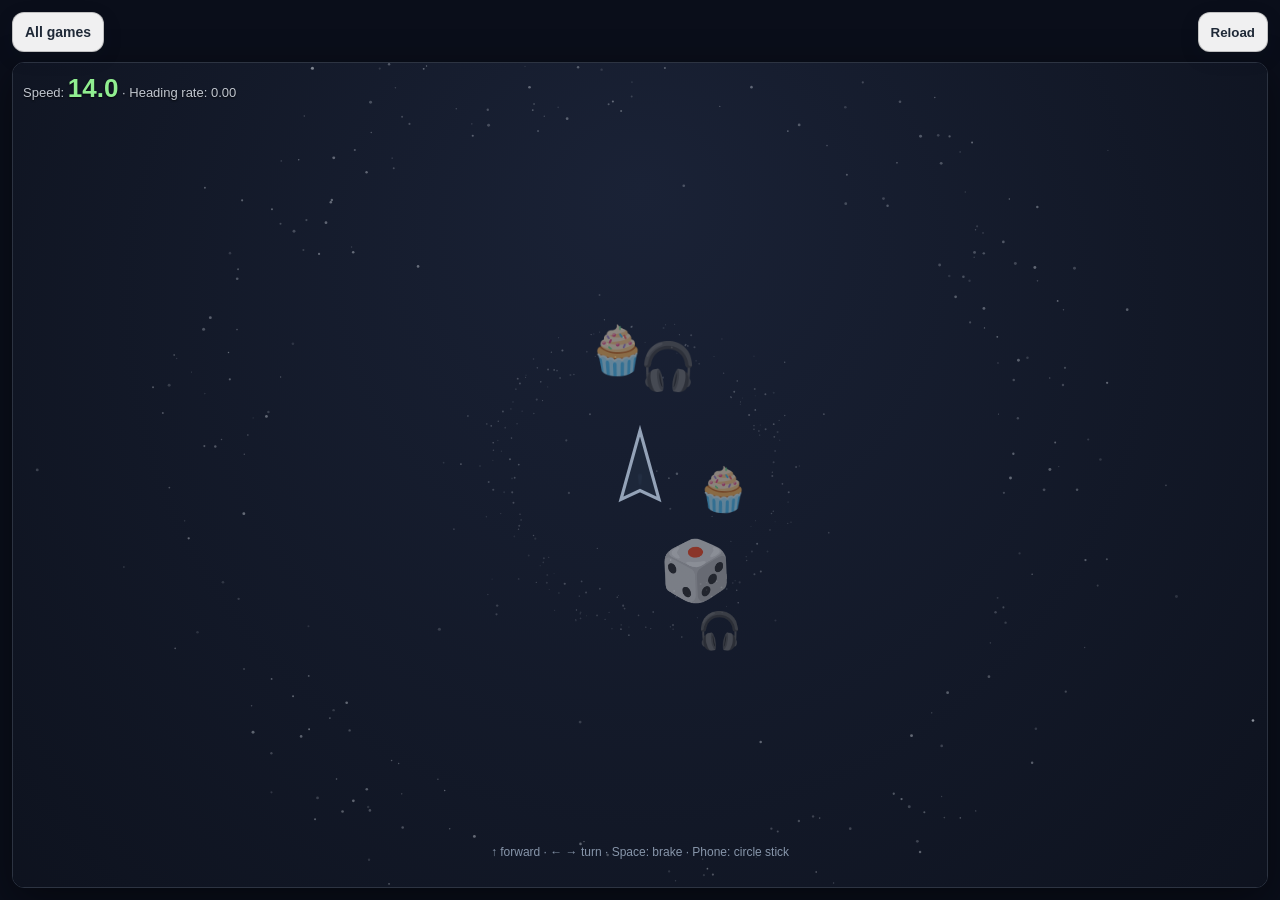
<file: docs/games/space-explorer/index.html>
<!DOCTYPE html>
<html lang="en">
<head>
    <meta charset="UTF-8">
    <meta name="viewport" content="width=device-width, initial-scale=1.0, viewport-fit=cover">
    <title>Space explorer</title>
    <style>
        :root {
            --frame-pad: max(12px, env(safe-area-inset-top, 0px)) max(12px, env(safe-area-inset-right, 0px))
                max(12px, env(safe-area-inset-bottom, 0px)) max(12px, env(safe-area-inset-left, 0px));
        }
        html {
            box-sizing: border-box;
            height: 100%;
            overflow: hidden;
        }
        *, *::before, *::after {
            box-sizing: inherit;
        }
        body {
            margin: 0;
            padding: var(--frame-pad);
            height: 100%;
            min-height: 100%;
            min-height: 100dvh;
            min-height: 100svh;
            min-height: -webkit-fill-available;
            background: #0a0e1a;
            color: #e2e8f0;
            font-family: 'Segoe UI', Tahoma, Geneva, Verdana, sans-serif;
            display: flex;
            flex-direction: column;
            align-items: stretch;
            overflow: hidden;
            max-width: 100vw;
        }
        #game-container {
            position: relative;
            flex: 1 1 0;
            display: flex;
            flex-direction: column;
            min-height: 0;
            width: 100%;
            max-width: 100%;
        }
        #game-container > .game-chrome--spread {
            width: 100%;
            flex-shrink: 0;
        }
        .canvas-wrap {
            position: relative;
            flex: 1 1 0;
            min-height: 0;
            min-width: 0;
            width: 100%;
            border-radius: 12px;
            overflow: hidden;
            border: 1px solid rgba(148, 163, 184, 0.25);
            box-shadow: 0 12px 40px rgba(0, 0, 0, 0.45);
        }
        #gameCanvas {
            display: block;
            width: 100%;
            height: 100%;
            touch-action: none;
            background: radial-gradient(ellipse 120% 80% at 50% 20%, #151b2e 0%, #0a0e1a 55%);
        }
        #hud {
            position: absolute;
            top: 10px;
            left: 10px;
            right: 10px;
            pointer-events: none;
            font-size: clamp(11px, 2.8vw, 13px);
            color: rgba(226, 232, 240, 0.85);
            text-shadow: 0 1px 2px rgba(0, 0, 0, 0.8);
            display: flex;
            justify-content: flex-start;
            align-items: flex-start;
            gap: 10px;
            flex-wrap: wrap;
            z-index: 2;
            min-width: 0;
            overflow-wrap: anywhere;
        }
        #hud .hud-meta {
            flex: 1;
            min-width: 0;
            opacity: 0.75;
            overflow-wrap: anywhere;
        }
        #scoreHud {
            margin-left: auto;
            text-align: right;
            font-size: 14px;
            line-height: 1.45;
            max-width: min(52%, 280px);
        }
        #scoreHud:empty {
            display: none;
        }
        #scoreHud .score-row {
            display: block;
            white-space: nowrap;
        }
        #hint {
            position: absolute;
            bottom: max(100px, calc(env(safe-area-inset-bottom, 0px) + 88px));
            left: 50%;
            transform: translateX(-50%);
            font-size: clamp(10px, 2.6vw, 12px);
            color: rgba(148, 163, 184, 0.9);
            text-align: center;
            pointer-events: none;
            max-width: min(92%, calc(100% - 24px));
            padding: 0 8px;
            box-sizing: border-box;
            z-index: 2;
            overflow-wrap: anywhere;
        }
        .joystick {
            position: absolute;
            right: max(16px, env(safe-area-inset-right, 0px));
            bottom: max(16px, env(safe-area-inset-bottom, 0px));
            width: 120px;
            height: 120px;
            z-index: 3;
            touch-action: none;
            -webkit-tap-highlight-color: transparent;
        }
        .joystick__ring {
            position: absolute;
            inset: 0;
            border-radius: 50%;
            background: rgba(15, 23, 42, 0.55);
            border: 2px solid rgba(148, 163, 184, 0.35);
            box-shadow: inset 0 0 20px rgba(0, 0, 0, 0.35);
        }
        .joystick__knob {
            position: absolute;
            width: 44px;
            height: 44px;
            margin: -22px 0 0 -22px;
            left: 50%;
            top: 50%;
            border-radius: 50%;
            background: radial-gradient(circle at 30% 30%, #64748b, #334155);
            border: 2px solid rgba(226, 232, 240, 0.35);
            box-shadow: 0 4px 12px rgba(0, 0, 0, 0.4);
            pointer-events: none;
        }
        @media (min-width: 900px) {
            .joystick {
                display: none;
            }
            #hint {
                bottom: 16px;
            }
        }
    </style>
    <link rel="stylesheet" href="../../css/game-chrome.css">
</head>
<body>
    <div id="game-container">
        <div class="canvas-wrap">
            <canvas id="gameCanvas" aria-label="Space explorer playfield"></canvas>
            <div id="hud" style="text-align:center;">
                <span>Speed: <span id="speedHud" style="vertical-align:center;color:lightgreen; font-weight: 700; font-size: 2em;"></span> · Heading rate: <span id="omegaHud">0</span></span>
                <div id="scoreHud" aria-live="polite" aria-label="Collected items"></div>
            </div>
            <p id="hint">↑ forward · ← → turn · Space: brake · Phone: circle stick</p>
            <div class="joystick" id="joystick" aria-hidden="true" role="presentation">
                <div class="joystick__ring"></div>
                <div class="joystick__knob" id="joystickKnob"></div>
            </div>
        </div>
    </div>

    <script>
        (function () {
            const canvas = document.getElementById('gameCanvas');
            const ctx = canvas.getContext('2d');
            const speedHud = document.getElementById('speedHud');
            const omegaHud = document.getElementById('omegaHud');
            const scoreHud = document.getElementById('scoreHud');
            const joystickEl = document.getElementById('joystick');
            const joystickKnob = document.getElementById('joystickKnob');

            /** SI-style units in arbitrary game scale: mass [u], force [u·m/s²], inertia [u·m²] */
            const PHYS = {
                mass: 120,
                momentOfInertia: 2800,
                maxThrust: 1350,
                maxTorque: 7800,
                linearDrag: 0.08,
                angularDrag: 1.4
            };

            const keys = {
                ArrowUp: false,
                ArrowDown: false,
                ArrowLeft: false,
                ArrowRight: false,
                ' ': false
            };

            /** Last-frame thrust / torque after clamping (for visuals) */
            let lastThrustInput = 0;

            let joystickVec = { x: 0, y: 0 };
            let joystickActive = false;
            let joystickPointerId = null;
            let lastT = performance.now();

            const ship = {
                /** World position (m); ship drawn at screen center, world scrolls */
                wx: 0,
                wy: 0,
                vx: 0,
                vy: 0,
                angle: -Math.PI / 2,
                omega: 0
            };

            /** Background stars: each has world (x,y) and parallax ∈ (0,1) — lower = farther, slower drift */
            const stars = [];
            const STAR_LAYERS = [
                { count: 220, parallax: 0.06, rMin: 0.5, rMax: 1.1, aMul: 0.35 },
                { count: 280, parallax: 0.18, rMin: 0.6, rMax: 1.5, aMul: 0.5 },
                { count: 320, parallax: 0.38, rMin: 0.7, rMax: 1.8, aMul: 0.65 },
                { count: 200, parallax: 0.62, rMin: 0.8, rMax: 2.2, aMul: 0.85 }
            ];
            const STAR_FIELD = 9000;

            /** Same plane as ship (parallax 1): collectible emojis */
            const COLLECTIBLES = [];
            const COLLECTIBLE_COUNT = 5;
            /** Max distance from ship (px, world == screen offset) for spawns / clamp */
            const COLLECTIBLE_MAX_SCREEN_MULT = 1.5;
            /** Min spawn distance as fraction of min screen dimension */
            const COLLECTIBLE_MIN_SCREEN_MULT = 0.18;
            /** Screen padding: if emoji center is outside this inset, draw edge hint */
            const COLLECTIBLE_ONSCREEN_PAD = 40;
            /** Pick each game’s items from this pool */
            const FUN_EMOJI_POOL = [
                '🍕', '🦄', '🚀', '🌈', '🎮', '🦖', '🍦', '🎪', '👾', '💫',
                '🐸', '🎁', '🌟', '🍩', '🛸', '🔮', '🎸', '🌮', '🐙', '☄️',
                '🎈', '🤖', '✨', '🥳', '💎', '🍉', '🎨', '👽', '🪐', '🦆',
                '🍌', '🧀', '🎲', '💀', '🌺', '🏆', '🍭', '🦊', '🌙', '⚡',
                '🍪', '🎂', '🐧', '🦋', '🌻', '🎯', '🧸', '🍿', '🎧', '🐝',
                '🦑', '🍒', '🎳', '🌊', '🦴', '🍜', '🎹', '🐲', '🪩', '🧁'
            ];
            /** emoji string → times collected */
            const collectedByEmoji = new Map();
            /** Screen/world pixels: distance from ship center to emoji center for pickup */
            const COLLECT_HIT_RADIUS = 48;

            /** Trail dots spaced by world distance; spacing grows with speed so fast flight stays sparse. */
            const trail = [];
            const TRAIL_MAX_AGE_MS = 5000;
            /** Failsafe cap if age pruning ever lags */
            const TRAIL_MAX_POINTS = 50;
            const TRAIL_MIN_DIST = 0.1;
            /** Extra world px between dots per unit linear speed (rarer trail when moving fast). */
            const TRAIL_DIST_PER_SPEED = 0.1;
            const TRAIL_MAX_DIST = 20000;
            let trailLastWx = 0;
            let trailLastWy = 0;
            let trailPrimed = false;

            function randRange(a, b) {
                return a + Math.random() * (b - a);
            }

            function initStars() {
                stars.length = 0;
                for (const layer of STAR_LAYERS) {
                    for (let i = 0; i < layer.count; i++) {
                        stars.push({
                            x: randRange(-STAR_FIELD, STAR_FIELD),
                            y: randRange(-STAR_FIELD, STAR_FIELD),
                            parallax: layer.parallax,
                            r: randRange(layer.rMin, layer.rMax),
                            a: (0.25 + Math.random() * 0.55) * layer.aMul
                        });
                    }
                }
                stars.sort((a, b) => a.parallax - b.parallax);
            }

            function pickFunEmoji() {
                return FUN_EMOJI_POOL[(Math.random() * FUN_EMOJI_POOL.length) | 0];
            }

            function collectibleRingRadiiPx() {
                const minDim = Math.min(canvas.width, canvas.height);
                const maxR = COLLECTIBLE_MAX_SCREEN_MULT * minDim;
                let minR = Math.max(70, COLLECTIBLE_MIN_SCREEN_MULT * minDim);
                if (minR >= maxR * 0.92) minR = maxR * 0.35;
                return { minR, maxR };
            }

            function placeCollectibleInRing(c) {
                const { minR, maxR } = collectibleRingRadiiPx();
                const ang = Math.random() * Math.PI * 2;
                const dist = randRange(minR, maxR);
                c.x = ship.wx + Math.cos(ang) * dist;
                c.y = ship.wy + Math.sin(ang) * dist;
            }

            function spawnCollectibleNearShip() {
                const c = {
                    x: 0,
                    y: 0,
                    emoji: pickFunEmoji(),
                    phase: Math.random() * Math.PI * 2,
                    spin: (Math.random() - 0.5) * 0.8,
                    size: 20 + Math.random() * 18
                };
                placeCollectibleInRing(c);
                COLLECTIBLES.push(c);
            }

            function initCollectibles() {
                COLLECTIBLES.length = 0;
                collectedByEmoji.clear();
                scoreHud.textContent = '';
                for (let i = 0; i < COLLECTIBLE_COUNT; i++) {
                    spawnCollectibleNearShip();
                }
            }

            function replenishCollectibles() {
                while (COLLECTIBLES.length < COLLECTIBLE_COUNT) {
                    spawnCollectibleNearShip();
                }
            }

            function updateScoreHud() {
                scoreHud.textContent = '';
                const entries = [...collectedByEmoji.entries()].filter(([, n]) => n > 0);
                entries.sort((a, b) => b[1] - a[1]);
                for (const [emoji, n] of entries) {
                    const row = document.createElement('span');
                    row.className = 'score-row';
                    row.textContent = `${emoji} × ${n}`;
                    scoreHud.appendChild(row);
                }
            }

            function checkCollectibles(nowSec) {
                const scale = Math.min(canvas.width, canvas.height) / 520;
                const r2 = (COLLECT_HIT_RADIUS * scale) ** 2;
                for (let i = COLLECTIBLES.length - 1; i >= 0; i--) {
                    const c = COLLECTIBLES[i];
                    const bob = Math.sin(nowSec * 1.3 + c.phase) * 6 * scale;
                    const dx = c.x - ship.wx;
                    const dy = c.y + bob - ship.wy;
                    if (dx * dx + dy * dy <= r2) {
                        const prev = collectedByEmoji.get(c.emoji) || 0;
                        collectedByEmoji.set(c.emoji, prev + 1);
                        COLLECTIBLES.splice(i, 1);
                        updateScoreHud();
                    }
                }
                replenishCollectibles();
            }

            function wrapWorldThings(list) {
                const margin = 3400;
                for (const o of list) {
                    const dx = o.x - ship.wx;
                    const dy = o.y - ship.wy;
                    if (dx * dx + dy * dy > margin * margin) {
                        const ang = Math.random() * Math.PI * 2;
                        const dist = randRange(2000, 2700);
                        o.x = ship.wx + Math.cos(ang) * dist;
                        o.y = ship.wy + Math.sin(ang) * dist;
                    }
                }
            }

            function wrapStars() {
                wrapWorldThings(stars);
            }

            function clampCollectiblesNearShip() {
                const { maxR } = collectibleRingRadiiPx();
                const maxR2 = maxR * maxR;
                for (const c of COLLECTIBLES) {
                    const dx = c.x - ship.wx;
                    const dy = c.y - ship.wy;
                    if (dx * dx + dy * dy > maxR2) {
                        placeCollectibleInRing(c);
                    }
                }
            }

            function resize() {
                const wrap = canvas.parentElement;
                const dpr = Math.min(window.devicePixelRatio || 1, 2);
                const w = Math.floor(wrap.clientWidth * dpr);
                const h = Math.floor(wrap.clientHeight * dpr);
                if (canvas.width !== w || canvas.height !== h) {
                    canvas.width = w;
                    canvas.height = h;
                }
            }

            function worldToScreen(wx, wy, parallax) {
                const p = parallax == null ? 1 : parallax;
                const cx = canvas.width / 2;
                const cy = canvas.height / 2;
                return {
                    x: cx + (wx - ship.wx) * p,
                    y: cy + (wy - ship.wy) * p
                };
            }

            function clampJoystickClient(clientX, clientY) {
                const rect = joystickEl.getBoundingClientRect();
                const cx = rect.left + rect.width / 2;
                const cy = rect.top + rect.height / 2;
                const maxR = rect.width / 2 - 26;
                let dx = clientX - cx;
                let dy = clientY - cy;
                const len = Math.hypot(dx, dy) || 1;
                if (len > maxR) {
                    dx = (dx / len) * maxR;
                    dy = (dy / len) * maxR;
                }
                return { dx, dy, cx, cy, maxR };
            }

            function updateJoystickKnob(dx, dy) {
                joystickKnob.style.left = `calc(50% + ${dx}px)`;
                joystickKnob.style.top = `calc(50% + ${dy}px)`;
            }

            function bindJoystick() {
                const setFrom = (clientX, clientY) => {
                    const { dx, dy, maxR } = clampJoystickClient(clientX, clientY);
                    joystickVec.x = maxR > 0 ? dx / maxR : 0;
                    joystickVec.y = maxR > 0 ? dy / maxR : 0;
                    updateJoystickKnob(dx, dy);
                };
                const end = (e) => {
                    if (e && typeof e.pointerId === 'number' && joystickPointerId !== e.pointerId) {
                        return;
                    }
                    if (joystickPointerId != null) {
                        try {
                            if (joystickEl.hasPointerCapture(joystickPointerId)) {
                                joystickEl.releasePointerCapture(joystickPointerId);
                            }
                        } catch (_) {
                            /* ignore */
                        }
                    }
                    joystickPointerId = null;
                    joystickActive = false;
                    joystickVec.x = 0;
                    joystickVec.y = 0;
                    updateJoystickKnob(0, 0);
                };

                joystickEl.addEventListener(
                    'pointerdown',
                    (e) => {
                        if (joystickPointerId != null) return;
                        joystickPointerId = e.pointerId;
                        try {
                            joystickEl.setPointerCapture(e.pointerId);
                        } catch (_) {
                            joystickPointerId = null;
                            return;
                        }
                        joystickActive = true;
                        setFrom(e.clientX, e.clientY);
                    },
                    { passive: true }
                );
                joystickEl.addEventListener(
                    'pointermove',
                    (e) => {
                        if (e.pointerId !== joystickPointerId) return;
                        setFrom(e.clientX, e.clientY);
                    },
                    { passive: true }
                );
                joystickEl.addEventListener('pointerup', end);
                joystickEl.addEventListener('pointercancel', end);
                joystickEl.addEventListener('lostpointercapture', (e) => {
                    if (e.pointerId !== joystickPointerId) return;
                    joystickPointerId = null;
                    joystickActive = false;
                    joystickVec.x = 0;
                    joystickVec.y = 0;
                    updateJoystickKnob(0, 0);
                });
            }

            function keyMap(e) {
                if (e.code === 'ArrowUp') return 'ArrowUp';
                if (e.code === 'ArrowDown') return 'ArrowDown';
                if (e.code === 'ArrowLeft') return 'ArrowLeft';
                if (e.code === 'ArrowRight') return 'ArrowRight';
                if (e.code === 'Space') return ' ';
                return null;
            }

            document.addEventListener('keydown', (e) => {
                const k = keyMap(e);
                if (k && keys.hasOwnProperty(k)) {
                    keys[k] = true;
                    e.preventDefault();
                }
            });
            document.addEventListener('keyup', (e) => {
                const k = keyMap(e);
                if (k && keys.hasOwnProperty(k)) {
                    keys[k] = false;
                    e.preventDefault();
                }
            });

            function step(dt, nowMs) {
                const m = PHYS.mass;
                const I = PHYS.momentOfInertia;

                let thrustInput = 0;
                let torqueInput = 0;

                if (keys.ArrowUp) thrustInput += 10;
                if (keys.ArrowDown) thrustInput -= 10;
                if (keys.ArrowLeft) torqueInput -= 2;
                if (keys.ArrowRight) torqueInput += 2;

                if (joystickActive) {
                    torqueInput += joystickVec.x*2;
                    thrustInput -= joystickVec.y*10;
                }

                const thrustClamped = Math.max(-0.5, Math.max(1, thrustInput));
                const torqueClamped = Math.max(-1, Math.min(1, torqueInput));
                lastThrustInput = thrustClamped;

                const Fx = (PHYS.maxThrust * thrustClamped * Math.cos(ship.angle)) / m;
                const Fy = (PHYS.maxThrust * thrustClamped * Math.sin(ship.angle)) / m;

                ship.vx += Fx * dt;
                ship.vy += Fy * dt;

                const alpha = (PHYS.maxTorque * torqueClamped) / I;
                ship.omega += alpha * dt;

                if (keys[' ']) {
                    const brake = 0.35 * dt;
                    ship.vx *= Math.max(0, 1 - brake);
                    ship.vy *= Math.max(0, 1 - brake);
                    ship.omega *= Math.max(0, 1 - brake * 2);
                }

                const linD = Math.exp(-PHYS.linearDrag * dt);
                ship.vx *= linD;
                ship.vy *= linD;
                const angD = Math.exp(-PHYS.angularDrag * dt);
                ship.omega *= angD;

                ship.wx += ship.vx * dt;
                ship.wy += ship.vy * dt;
                ship.angle += ship.omega * dt;

                wrapStars();
                clampCollectiblesNearShip();
                recordTrail(nowMs);
            }

            function pruneTrail(nowMs) {
                while (trail.length > 0 && nowMs - trail[0].t >= TRAIL_MAX_AGE_MS) {
                    trail.shift();
                }
                if (trail.length === 0) trailPrimed = false;
            }

            function recordTrail(nowMs) {
                if (!trailPrimed) {
                    trailPrimed = true;
                    trailLastWx = ship.wx;
                    trailLastWy = ship.wy;
                    trail.push({ wx: ship.wx, wy: ship.wy, t: nowMs });
                    return;
                }
                const speed = Math.hypot(ship.vx, ship.vy);
                const minD = Math.min(
                    TRAIL_MAX_DIST,
                    TRAIL_MIN_DIST + speed * TRAIL_DIST_PER_SPEED
                );
                const minDSq = minD ; //* minD;
                let sx = trailLastWx;
                let sy = trailLastWy;
                const ex = ship.wx;
                const ey = ship.wy;
                let dx = ex - sx;
                let dy = ey - sy;
                let lenSq = dx * dx + dy * dy;
                if (lenSq < minDSq) return;

                const len = Math.sqrt(lenSq);
                const ux = dx / len;
                const uy = dy / len;
                let remain = len;
                const maxDotsPerFrame = 48;
                let added = 0;
                while (remain >= minD && added < maxDotsPerFrame) {
                    sx += ux * minD;
                    sy += uy * minD;
                    remain -= minD;
                    trail.push({ wx: sx, wy: sy, t: nowMs });
                    added++;
                }
                while (trail.length > TRAIL_MAX_POINTS) trail.shift();
                trailLastWx = sx;
                trailLastWy = sy;
            }

            function drawShip() {
                const cx = canvas.width / 2;
                const cy = canvas.height / 2;
                const scale = Math.min(canvas.width, canvas.height) / 520;
                const L = 28 * scale;
                const W = 12 * scale;

                ctx.save();
                ctx.translate(cx, cy);
                ctx.rotate(ship.angle);

                ctx.strokeStyle = '#94a3b8';
                ctx.lineWidth = Math.max(1, 2 * scale);
                ctx.fillStyle = 'rgba(30, 41, 59, 0.95)';
                ctx.beginPath();
                ctx.moveTo(L, 0);
                ctx.lineTo(-L * 0.55, W);
                ctx.lineTo(-L * 0.35, 0);
                ctx.lineTo(-L * 0.55, -W);
                ctx.closePath();
                ctx.fill();
                ctx.stroke();

                if (lastThrustInput > 0.04) {
                    ctx.fillStyle = 'rgba(251, 191, 36, 0.9)';
                    ctx.beginPath();
                    ctx.moveTo(-L * 0.55, 0);
                    ctx.lineTo(-L * 1.15 - Math.random() * 6 * scale, (Math.random() - 0.5) * 4 * scale);
                    ctx.lineTo(-L * 0.55, 0);
                    ctx.fill();
                }

                ctx.restore();
            }

            function drawStars() {
                for (const s of stars) {
                    const p = worldToScreen(s.x, s.y, s.parallax);
                    const pad = 12 + s.r * 8;
                    if (p.x < -pad || p.y < -pad || p.x > canvas.width + pad || p.y > canvas.height + pad) {
                        continue;
                    }
                    ctx.fillStyle = `rgba(226, 232, 240, ${s.a})`;
                    ctx.beginPath();
                    ctx.arc(p.x, p.y, s.r, 0, Math.PI * 2);
                    ctx.fill();
                }
            }

            function drawTrail() {
                const n = trail.length;
                if (n < 1) return;
                const baseR = Math.max(1.2, Math.min(canvas.width, canvas.height) / 420);
                for (let i = 0; i < n; i++) {
                    const pt = trail[i];
                    const p = worldToScreen(pt.wx, pt.wy, 1);
                    if (p.x < -20 || p.y < -20 || p.x > canvas.width + 20 || p.y > canvas.height + 20) {
                        continue;
                    }
                    const u = n <= 1 ? 1 : i / (n - 1);
                    const alpha = 0.08 + u * 0.42;
                    ctx.fillStyle = `rgba(147, 197, 253, ${alpha})`;
                    ctx.strokeStyle = `rgba(148, 163, 184, ${alpha * 0.55})`;
                    ctx.lineWidth = baseR * 0.35;
                    ctx.beginPath();
                    ctx.arc(p.x, p.y, baseR * (0.55 + u * 0.45), 0, Math.PI * 2);
                    ctx.fill();
                    ctx.stroke();
                }
            }

            function collectibleScreenPos(c, nowSec, scale) {
                const bob = Math.sin(nowSec * 1.3 + c.phase) * 6 * scale;
                return worldToScreen(c.x, c.y + bob, 1);
            }

            function collectibleOnScreen(p, pad) {
                return (
                    p.x >= pad &&
                    p.y >= pad &&
                    p.x <= canvas.width - pad &&
                    p.y <= canvas.height - pad
                );
            }

            /** Ray from center in direction (ux,uy) to inner screen box; returns hit on border */
            function screenRayToInnerBox(cx, cy, ux, uy, margin) {
                const x0 = margin;
                const x1 = canvas.width - margin;
                const y0 = margin;
                const y1 = canvas.height - margin;
                let tHit = Infinity;
                if (Math.abs(ux) > 1e-8) {
                    const tx = ux > 0 ? (x1 - cx) / ux : (x0 - cx) / ux;
                    if (tx > 0) tHit = Math.min(tHit, tx);
                }
                if (Math.abs(uy) > 1e-8) {
                    const ty = uy > 0 ? (y1 - cy) / uy : (y0 - cy) / uy;
                    if (ty > 0) tHit = Math.min(tHit, ty);
                }
                if (!Number.isFinite(tHit) || tHit <= 0) {
                    return { x: cx, y: cy, t: 0 };
                }
                return { x: cx + ux * tHit, y: cy + uy * tHit, t: tHit };
            }

            function drawCollectibles(nowSec) {
                const scale = Math.min(canvas.width, canvas.height) / 520;
                const pad = COLLECTIBLE_ONSCREEN_PAD;
                for (const c of COLLECTIBLES) {
                    const p = collectibleScreenPos(c, nowSec, scale);
                    if (!collectibleOnScreen(p, pad)) {
                        continue;
                    }
                    ctx.save();
                    ctx.translate(p.x, p.y);
                    ctx.rotate(nowSec * c.spin * 0.15);
                    ctx.font = `${c.size * scale}px "Segoe UI Emoji", "Apple Color Emoji", sans-serif`;
                    ctx.textAlign = 'center';
                    ctx.textBaseline = 'middle';
                    ctx.fillText(c.emoji, 0, 0);
                    ctx.restore();
                }
            }

            function drawCollectibleOffScreenHints(nowSec) {
                const scale = Math.min(canvas.width, canvas.height) / 520;
                const pad = COLLECTIBLE_ONSCREEN_PAD;
                const cx = canvas.width / 2;
                const cy = canvas.height / 2;
                const edgeMargin = Math.max(22, 14 * scale);
                const backInset = Math.max(16, 12 * scale);
                for (const c of COLLECTIBLES) {
                    const p = collectibleScreenPos(c, nowSec, scale);
                    if (collectibleOnScreen(p, pad)) {
                        continue;
                    }
                    const shallowSize = Math.max(14, (12 + c.size * 0.35) * scale);
                    const dx = p.x - cx;
                    const dy = p.y - cy;
                    const len = Math.hypot(dx, dy) || 1;
                    const ux = dx / len;
                    const uy = dy / len;
                    const hit = screenRayToInnerBox(cx, cy, ux, uy, edgeMargin);
                    const bx = hit.x - ux * backInset;
                    const by = hit.y - uy * backInset;
                    const ang = Math.atan2(uy, ux);

                    ctx.save();
                    ctx.translate(bx, by);
                    ctx.rotate(ang);
                    ctx.globalAlpha = 0.5;
                    ctx.font = `${shallowSize}px "Segoe UI Emoji", "Apple Color Emoji", sans-serif`;
                    ctx.textAlign = 'center';
                    ctx.textBaseline = 'middle';
                    ctx.fillText(c.emoji, -10 * scale, 0);
                    ctx.globalAlpha = 0.85;
                    const aw = Math.max(7, 9 * scale);
                    const al = Math.max(12, 14 * scale);
                    ctx.fillStyle = 'rgba(226, 232, 240, 0.95)';
                    ctx.strokeStyle = 'rgba(15, 23, 42, 0.55)';
                    ctx.lineWidth = Math.max(1, 1.2 * scale);
                    ctx.beginPath();
                    ctx.moveTo(al * 0.35, 0);
                    ctx.lineTo(-al * 0.45, aw * 0.55);
                    ctx.lineTo(-al * 0.45, -aw * 0.55);
                    ctx.closePath();
                    ctx.fill();
                    ctx.stroke();
                    ctx.restore();
                }
            }

            function frame(now) {
                const dt = Math.min(0.05, (now - lastT) / 1000);
                const nowSec = now / 1000;
                lastT = now;
                pruneTrail(now);
                resize();
                step(dt, now);
                checkCollectibles(nowSec);

                const speed = Math.hypot(ship.vx, ship.vy);
                speedHud.textContent = speed.toFixed(1);
                omegaHud.textContent = ship.omega.toFixed(2);

                ctx.setTransform(1, 0, 0, 1, 0, 0);
                ctx.clearRect(0, 0, canvas.width, canvas.height);

                const g = ctx.createRadialGradient(
                    canvas.width * 0.5,
                    canvas.height * 0.15,
                    0,
                    canvas.width * 0.5,
                    canvas.height * 0.5,
                    Math.max(canvas.width, canvas.height)
                );
                g.addColorStop(0, '#1a2236');
                g.addColorStop(1, '#070a12');
                ctx.fillStyle = g;
                ctx.fillRect(0, 0, canvas.width, canvas.height);

                drawStars();
                drawTrail();
                drawCollectibles(nowSec);
                drawShip();
                drawCollectibleOffScreenHints(nowSec);

                requestAnimationFrame(frame);
            }

            initStars();
            initCollectibles();
            bindJoystick();
            window.addEventListener('resize', resize);
            resize();
            requestAnimationFrame(frame);
        })();
    </script>
    <script src="../../js/game-chrome.js"></script>
    <script>
        mountGameChrome({
            mount: '#game-container',
            prepend: true,
            gamesUrl: '../../index.html',
            gamesLabel: 'All games',
            reloadLabel: 'Reload',
            toolbarAriaLabel: 'Game menu'
        });
        document.documentElement.style.setProperty('--game-chrome-bg', 'rgba(15, 23, 42, 0.92)');
        document.documentElement.style.setProperty('--game-chrome-text', '#e2e8f0');
        document.documentElement.style.setProperty('--game-chrome-border', 'rgba(148, 163, 184, 0.35)');
    </script>
</body>
</html>
</file>
<file: docs/css/game-chrome.css>
/**
 * Reusable in-game chrome: link to games index + reload.
 * Override variables on .game-chrome or a parent to match each game's palette.
 *
 * Layouts:
 * - .game-chrome--spread — full-width row, games left / reload right (align with canvas via parent width)
 * - .game-chrome--viewport — fixed top-right corner of the viewport (compact)
 */
.game-chrome {
    --game-chrome-bg: rgba(255, 255, 255, 0.94);
    --game-chrome-border: rgba(51, 51, 51, 0.25);
    --game-chrome-text: #1f2937;
    --game-chrome-accent: #ea580c;
    --game-chrome-accent-hover: #c2410c;
    --game-chrome-shadow: 0 6px 20px rgba(15, 23, 42, 0.12);
    --game-chrome-radius: 12px;
    --game-chrome-gap: 8px;
    --game-chrome-pad: 8px 12px;
    --game-chrome-font: inherit;
    --game-chrome-z: 1000;

    display: flex;
    align-items: center;
    font-family: var(--game-chrome-font);
    font-size: 14px;
    line-height: 1.2;
    pointer-events: auto;
    flex-shrink: 0;
    box-sizing: border-box;
}

/* Default: align with game column — games left, reload right */
.game-chrome--spread {
    position: relative;
    z-index: var(--game-chrome-z);
    width: 100%;
    flex-wrap: nowrap;
    justify-content: space-between;
    gap: var(--game-chrome-gap);
    margin-bottom: var(--game-chrome-row-gap, 10px);
}

/* Optional: pin to viewport corner (legacy / overlay games) */
.game-chrome--viewport {
    position: fixed;
    z-index: var(--game-chrome-z);
    top: max(12px, env(safe-area-inset-top, 0px));
    right: max(12px, env(safe-area-inset-right, 0px));
    flex-wrap: wrap;
    justify-content: flex-end;
    max-width: calc(100vw - 24px);
}

.game-chrome__link,
.game-chrome__reload {
    display: inline-flex;
    align-items: center;
    justify-content: center;
    min-height: 40px;
    padding: var(--game-chrome-pad);
    border-radius: var(--game-chrome-radius);
    border: 1px solid var(--game-chrome-border);
    background: var(--game-chrome-bg);
    color: var(--game-chrome-text);
    box-shadow: var(--game-chrome-shadow);
    text-decoration: none;
    font-weight: 600;
    cursor: pointer;
    -webkit-tap-highlight-color: transparent;
    transition: background-color 0.15s ease, color 0.15s ease, border-color 0.15s ease;
}

.game-chrome__link:hover,
.game-chrome__link:focus-visible,
.game-chrome__reload:hover,
.game-chrome__reload:focus-visible {
    background: var(--game-chrome-accent);
    color: #fff;
    border-color: var(--game-chrome-accent);
    outline: none;
}

.game-chrome__reload:active,
.game-chrome__link:active {
    background: var(--game-chrome-accent-hover);
    border-color: var(--game-chrome-accent-hover);
}
</file>
